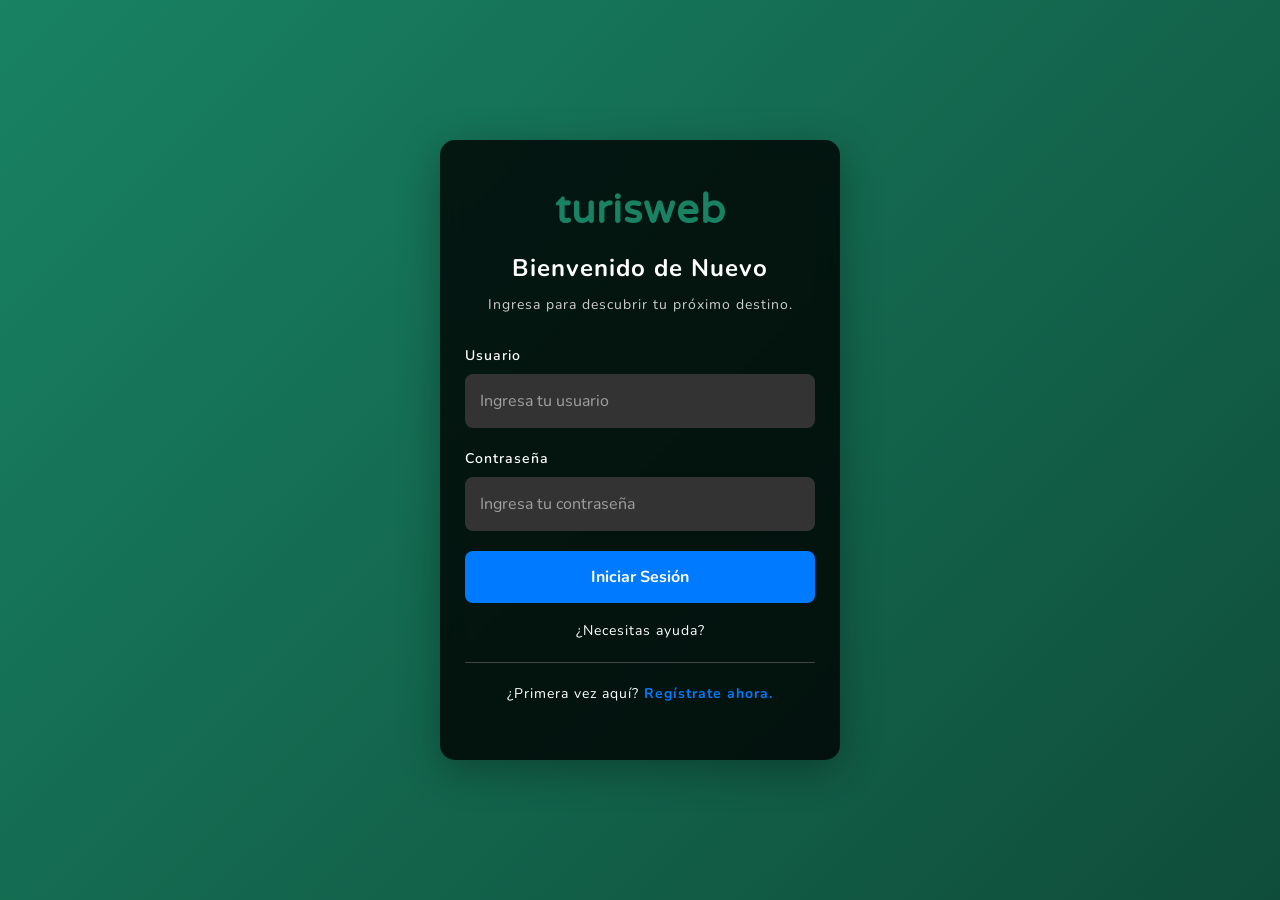
<file: turisweb-SitioWebME/turisweb-main/admin.html>
<!DOCTYPE html>
<html lang="es">
<head>
    <meta charset="UTF-8">
    <meta name="viewport" content="width=device-width, initial-scale=1.0">
    <title>Panel de Administrador - Turisweb</title>
    <link href="https://fonts.googleapis.com/css?family=Varela+Round" rel="stylesheet" />
    <link href="https://fonts.googleapis.com/css?family=Nunito:200,200i,300,300i,400,400i,600,600i,700,700i,800,800i,900,900i" rel="stylesheet" />
    <link rel="stylesheet" href="https://cdnjs.cloudflare.com/ajax/libs/font-awesome/6.3.0/css/all.min.css" />
    <link rel="stylesheet" href="css/admin.css" />

</head>
<body>
    <div class="admin-container">
        <!-- SIDEBAR -->
        <aside class="sidebar">
            <div class="sidebar-header">
                <div class="sidebar-logo">
                    <i class="fas fa-tachometer-alt"></i> Turisweb Admin
                </div>
            </div>

            <nav class="sidebar-nav">
                <a class="nav-link active" data-section="dashboard" onclick="navigateTo('dashboard')">
                    <i class="fas fa-home"></i>
                    <span>Dashboard</span>
                </a>
                <a class="nav-link" data-section="crear-lugar" onclick="navigateTo('crear-lugar')">
                    <i class="fas fa-plus"></i>
                    <span>Crear Lugar</span>
                </a>
                <a class="nav-link" data-section="lugares" onclick="navigateTo('lugares')">
                    <i class="fas fa-map-marked"></i>
                    <span>Lugares</span>
                </a>
                <a class="nav-link" data-section="servicios" onclick="navigateTo('servicios')">
                    <i class="fas fa-tasks"></i>
                    <span>Servicios Pendientes</span>
                </a>
            </nav>

            <div class="sidebar-footer">
                <div class="user-info">
                    <div class="user-name" id="adminUserName">Hola, Admin</div>
                </div>
                <button class="btn-logout" onclick="handleLogoutClick()">
                    <i class="fas fa-sign-out-alt"></i>
                    <span>Cerrar Sesión</span>
                </button>
            </div>
        </aside>

        <!-- MAIN CONTENT -->
        <main class="main-content">
            <header class="header">
                <h1 class="header-title">Panel de Control</h1>
                <div class="header-info">
                    <a href="index.html" class="header-link">Ver Sitio</a>
                </div>
            </header>

            <div class="content">
                <!-- DASHBOARD SECTION -->
                <section id="dashboardSection" class="section active">
                    <div class="section-title">
                        <i class="fas fa-chart-bar"></i>
                        Dashboard
                    </div>

                    <div class="metricas-grid" id="metricasContainer">
                        <!-- Métricas cargadas dinámicamente -->
                    </div>

                    <!-- Acciones rápidas (igual que app móvil) -->
                    <div class="section-title">
                        <i class="fas fa-bolt"></i>
                        Acciones Rápidas
                    </div>
                    <div class="acciones-rapidas" id="accionesRapidasContainer">
                        <div class="accion-rapida-btn" onclick="navigateTo('crear-lugar')">
                            <div class="accion-icon-wrap" style="background-color:#18826220;color:#188262"><i class="fas fa-plus"></i></div>
                            <div class="accion-rapida-text">Nuevo Lugar</div>
                            <div class="ver-todos-link"><i class="fas fa-chevron-right"></i></div>
                        </div>
                        <div class="accion-rapida-btn" onclick="navigateTo('lugares')">
                            <div class="accion-icon-wrap" style="background-color:#007AFF20;color:#007AFF"><i class="fas fa-list"></i></div>
                            <div class="accion-rapida-text">Ver Todos</div>
                            <div class="ver-todos-link"><i class="fas fa-chevron-right"></i></div>
                        </div>
                        <div class="accion-rapida-btn" onclick="(async ()=>{await adminManager && adminManager.cargarMetricas(); await adminManager && adminManager.cargarLugaresRecientes(); renderMetricas(); renderLugaresRecientes();})()">
                            <div class="accion-icon-wrap" style="background-color:#f39c1220;color:#f39c12"><i class="fas fa-sync-alt"></i></div>
                            <div class="accion-rapida-text">Actualizar Datos</div>
                            <div class="ver-todos-link"><i class="fas fa-chevron-right"></i></div>
                        </div>
                        <div class="accion-rapida-btn" onclick="navigateTo('servicios')">
                            <div class="accion-icon-wrap" style="background-color:#f39c1220;color:#f39c12"><i class="fas fa-check-square"></i></div>
                            <div class="accion-rapida-text">Revisar Servicios</div>
                            <div class="ver-todos-link"><i class="fas fa-chevron-right"></i></div>
                        </div>
                    </div>

                    <div class="section-title">
                        <i class="fas fa-history"></i>
                        Lugares Recientes
                    </div>

                    <div class="lugares-list" id="lugaresRecentesContainer">
                        <!-- Lugares cargados dinámicamente -->
                    </div>
                </section>

                <!-- CREAR LUGAR SECTION -->
                <section id="crearLugarSection" class="section">
                    <div class="section-title">
                        <i class="fas fa-plus"></i>
                        Crear Nuevo Lugar
                    </div>

                    <style>
                        .pills { display:flex; gap:8px; flex-wrap:wrap; margin-bottom:12px; }
                        .pill { padding:8px 12px; background:#34495e; color:#fff; border-radius:999px; cursor:pointer; border:1px solid transparent; font-weight:700; }
                        .pill.active { background:#188262; border-color:#0f7a4d; }
                        #previewCard { margin-top:18px; max-width:420px; }
                        #previewCard .lugar-card { margin:0; }
                        #contadorDesc { font-size:12px; color:#cbd5da; float:right; }
                        .small-inputs { display:flex; gap:8px; }
                        .small-inputs input { flex:1; }
                    </style>

                    <form id="crearLugarForm" onsubmit="handleCrearLugar(event)" style="max-width: 720px;">
                        <input type="hidden" id="lugarId" />

                        <div class="form-group">
                            <label for="lugarNombre">Nombre del Lugar</label>
                            <input type="text" id="lugarNombre" placeholder="Ej: Museo de Minería" required />
                        </div>

                        <div class="form-group">
                            <label>Categoría</label>
                            <div class="pills" id="categoriaPills">
                                <div class="pill" data-value="Historia">Historia</div>
                                <div class="pill" data-value="Gastronomía">Gastronomía</div>
                                <div class="pill" data-value="Playas">Playas</div>
                            </div>
                            <select id="lugarCategoria" required style="margin-top:8px;">
                                <option value="">Seleccionar categoría</option>
                                <option value="Historia">Historia</option>
                                <option value="Gastronomía">Gastronomía</option>
                                <option value="Playas">Playas</option>
                            </select>
                        </div>

                        <div class="form-group">
                            <label>Municipio</label>
                            <div class="pills" id="municipioPills">
                                <div class="pill" data-value="Pachuca">Pachuca</div>
                                <div class="pill" data-value="Tula de Allende">Tula de Allende</div>
                                <div class="pill" data-value="Ixmiquilpan">Ixmiquilpan</div>
                                <div class="pill" data-value="Chapulhuacán">Chapulhuacán</div>
                                <div class="pill" data-value="La Misión">La Misión</div>
                            </div>
                            <select id="lugarMunicipio" required style="margin-top:8px;">
                                <option value="">Seleccionar municipio</option>
                                <option value="Pachuca">Pachuca</option>
                                <option value="Tula de Allende">Tula de Allende</option>
                                <option value="Ixmiquilpan">Ixmiquilpan</option>
                                <option value="Chapulhuacán">Chapulhuacán</option>
                                <option value="La Misión">La Misión</option>
                            </select>
                        </div>

                        <div class="form-group">
                            <label for="lugarDescripcionShort">Descripción Corta <span id="contadorDesc">0</span></label>
                            <textarea id="lugarDescripcionShort" maxlength="160" placeholder="Resumen breve para listado (máx 160)" required></textarea>
                        </div>

                        <div class="form-group">
                            <label for="lugarDescripcion">Descripción Completa</label>
                            <textarea id="lugarDescripcion" placeholder="Describe el lugar con detalle..."></textarea>
                        </div>

                        <div class="form-group">
                            <label for="imageUrl">Imagen (URL)</label>
                            <input type="text" id="imageUrl" placeholder="https://.../imagen.jpg" />
                            <div style="margin-top:8px; display:flex; gap:8px; align-items:center;">
                                <button type="button" class="btn btn-secondary" id="btnPreviewImage">Vista Previa</button>
                                <div id="previewImageWrap" style="width:100px;height:70px;border-radius:8px;overflow:hidden;background:#1f2a33;border:1px solid #34495e;display:flex;align-items:center;justify-content:center;color:#95a5a6;font-size:12px;">No image</div>
                            </div>
                        </div>

                        <div class="form-group">
                            <label>Activo</label>
                            <div style="display:flex;align-items:center;gap:8px;margin-top:6px;">
                                <input type="checkbox" id="lugarActivo" checked /> <label for="lugarActivo" style="margin:0;color:#cbd5da;font-weight:700;">Visible</label>
                            </div>
                        </div>

                        <div class="btn-group">
                            <button type="submit" class="btn btn-primary">
                                <i class="fas fa-save"></i>
                                Guardar Lugar
                            </button>
                            <button type="button" class="btn btn-secondary" onclick="(function(){document.getElementById('crearLugarForm').reset(); navigateTo('dashboard');})()">
                                <i class="fas fa-times"></i>
                                Cancelar
                            </button>
                        </div>

                        <div id="previewCard">
                            <div class="lugar-card">
                                <div class="lugar-color-bar" style="background-color:#188262"></div>
                                <div class="lugar-info">
                                    <div class="lugar-nombre" id="previewNombre">Nombre del Lugar</div>
                                    <div class="lugar-meta">
                                        <span class="categoria-badge" id="previewCategoria" style="background-color:#18826220;color:#188262">Categoría</span>
                                        <span class="municipio" id="previewMunicipio">Municipio</span>
                                    </div>
                                    <div class="lugar-fecha" id="previewFecha">Hoy</div>
                                </div>
                            </div>
                        </div>
                    </form>
                </section>

                <!-- LUGARES SECTION -->
                <section id="lugaresSection" class="section">

                    <div class="lugares-header">
                        <div class="search-bar">
                            <input type="text" id="searchLugaresInput" placeholder="Buscar lugar..." />
                        </div>
                        <button class="btn-nuevo" onclick="navigateTo('crear-lugar')">
                            <i class="fas fa-plus"></i>
                            Nuevo
                        </button>
                    </div>

                    <div class="categoria-pills" id="categoriaPillsFilter">
                        <button class="categoria-pill active" data-categoria="">Todos</button>
                        <button class="categoria-pill" data-categoria="Cultural">Cultural</button>
                        <button class="categoria-pill" data-categoria="Naturaleza">Naturaleza</button>
                        <button class="categoria-pill" data-categoria="Infraestructura">Infraestructura</button>
                        <button class="categoria-pill" data-categoria="Historia">Historia</button>
                        <button class="categoria-pill" data-categoria="Gastronomía">Gastronomía</button>
                    </div>

                    <div class="lugares-count" id="lugaresCount">0 lugares</div>

                    <div class="lugares-list" id="lugaresCompleteContainer">
                        <!-- Todos los lugares cargados dinámicamente -->
                    </div>
                </section>

                <!-- SERVICIOS SECTION -->
                <section id="serviciosSection" class="section">
                    <div class="section-title">
                        <i class="fas fa-tasks"></i>
                        Revisión de Servicios
                    </div>

                    <div style="margin-top:12px; display:flex; gap:10px; align-items:center;">
                        <button id="tabPendientes" class="btn btn-primary" style="background:#34495e; border-radius:20px; padding:8px 14px;" onclick="switchServiciosTab('pendientes')">Pendientes</button>
                        <button id="tabTodos" class="btn btn-primary" style="background:#188262; border-radius:20px; padding:8px 14px;" onclick="switchServiciosTab('todos')">Todos</button>
                    </div>

                    <div id="serviciosWrapper" style="margin-top:18px;">
                        <div id="serviciosPendientesContainer"></div>
                        <div id="serviciosTodosContainer" style="display:none;"></div>
                    </div>
                </section>
            </div>
            <!-- Indicador de sincronización similar a app móvil -->
            <div style="padding: 0 30px 30px 30px;">
                <div class="realtime-indicator">
                    <div class="realtime-pulse"><div class="realtime-dot"></div></div>
                    <div class="realtime-text">Sincronización en tiempo real activa</div>
                </div>
            </div>
        </main>
    </div>

    <script src="js/auth.js"></script>
    <script src="js/admin.js"></script>
    <script src="js/admin-page.js"></script>
</body>
</html>
</file>
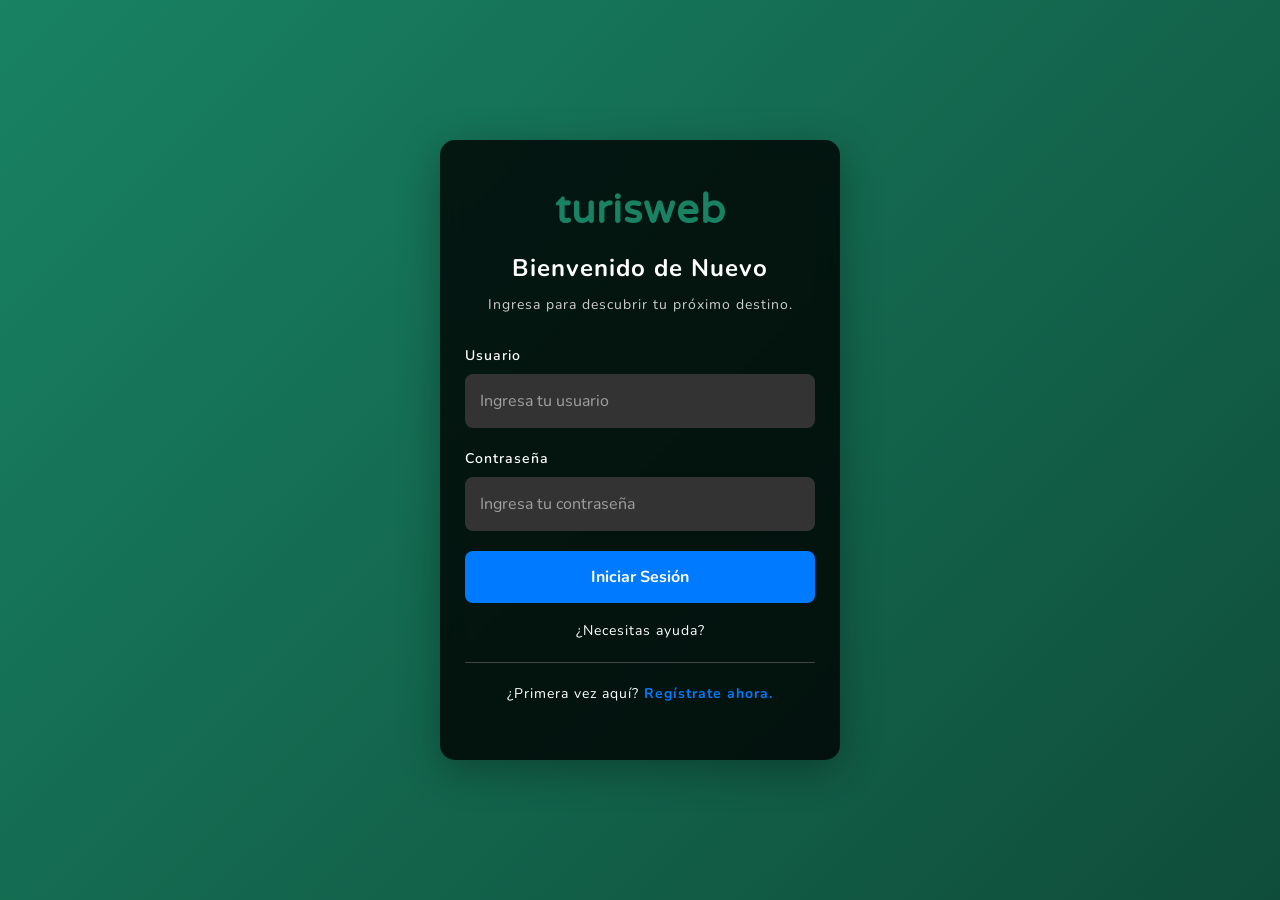
<file: turisweb-SitioWebME/turisweb-main/login.html>
<!DOCTYPE html>
<html lang="es">
<head>
    <meta charset="UTF-8">
    <meta name="viewport" content="width=device-width, initial-scale=1.0">
    <title>Login - Turisweb Hidalgo</title>
    <link href="https://fonts.googleapis.com/css?family=Varela+Round" rel="stylesheet" />
    <link href="https://fonts.googleapis.com/css?family=Nunito:200,200i,300,300i,400,400i,600,600i,700,700i,800,800i,900,900i" rel="stylesheet" />
    <link rel="stylesheet" href="css/styles.css"/>
    <link rel="stylesheet" href="css/login.css"/>
</head>
<body>
    <div class="login-container">
        <div class="login-card">
            <div class="login-header">
                <div class="login-logo">turisweb</div>
                <div class="login-title">Bienvenido de Nuevo</div>
                <div class="login-subtitle">Ingresa para descubrir tu próximo destino.</div>
            </div>

            <div id="alertContainer"></div>

            <form id="loginForm" onsubmit="handleLoginSubmit(event)">
                <div class="form-group">
                    <label for="usuario">Usuario</label>
                    <input 
                        type="text" 
                        id="usuario" 
                        placeholder="Ingresa tu usuario"
                        requireds
                        autocomplete="username"
                    />
                </div>

                <div class="form-group">
                    <label for="password">Contraseña</label>
                    <input 
                        type="password" 
                        id="password" 
                        placeholder="Ingresa tu contraseña"
                        required
                        autocomplete="current-password"
                    />
                </div>

                <button type="submit" class="btn-login" id="loginBtn">
                    <span>Iniciar Sesión</span>
                </button>
            </form>

            <div class="help-link">
                <a href="javascript:void(0)" onclick="showHelpAlert()">¿Necesitas ayuda?</a>
            </div>

            <div class="register-link">
                <p>¿Primera vez aquí? <a href="register.html">Regístrate ahora.</a></p>
            </div>
        </div>
    </div>

    <script src="js/auth.js"></script>
    <script src="js/login.js"></script>
</body>
</html>
</file>
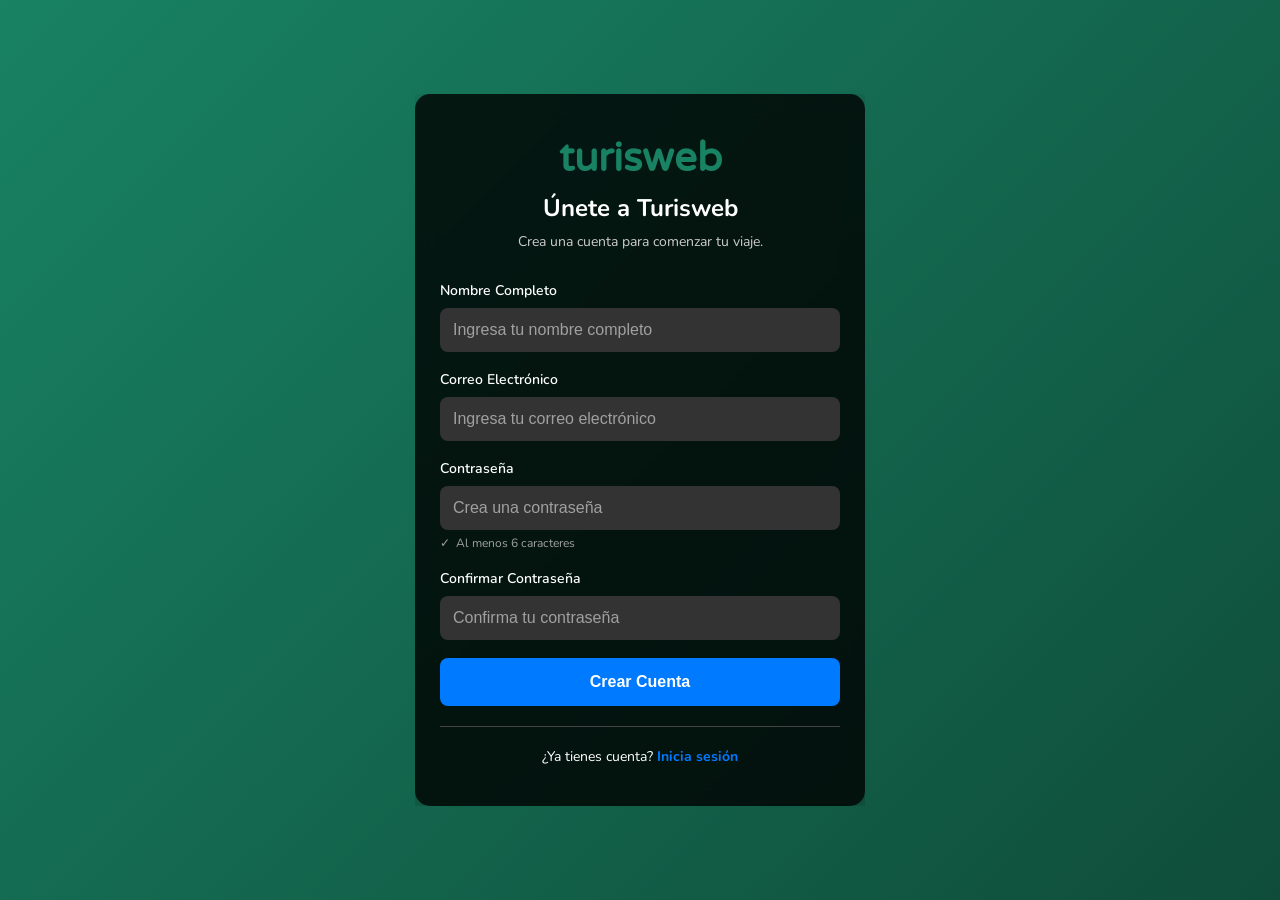
<file: turisweb-SitioWebME/turisweb-main/register.html>
<!DOCTYPE html>
<html lang="es">
<head>
    <meta charset="UTF-8">
    <meta name="viewport" content="width=device-width, initial-scale=1.0">
    <title>Registro - Turisweb Hidalgo</title>
    <link href="https://fonts.googleapis.com/css?family=Varela+Round" rel="stylesheet" />
    <link href="https://fonts.googleapis.com/css?family=Nunito:200,200i,300,300i,400,400i,600,600i,700,700i,800,800i,900,900i" rel="stylesheet" />
    <link rel="stylesheet" href="css/register.css"/>
</head>
<body>
    <div class="register-container">
        <div class="register-card">
            <div class="register-header">
                <div class="register-logo">turisweb</div>
                <div class="register-title">Únete a Turisweb</div>
                <div class="register-subtitle">Crea una cuenta para comenzar tu viaje.</div>
            </div>

            <div id="alertContainer"></div>

            <form id="registerForm" onsubmit="handleRegisterSubmit(event)">
                <div class="form-group">
                    <label for="nombre">Nombre Completo</label>
                    <input
                        type="text"
                        id="nombre"
                        placeholder="Ingresa tu nombre completo"
                        required
                        autocomplete="name"
                    />
                </div>

                <div class="form-group">
                    <label for="email">Correo Electrónico</label>
                    <input
                        type="email"
                        id="email"
                        placeholder="Ingresa tu correo electrónico"
                        required
                        autocomplete="email"
                    />
                </div>

                <div class="form-group">
                    <label for="password">Contraseña</label>
                    <input
                        type="password"
                        id="password"
                        placeholder="Crea una contraseña"
                        required
                        autocomplete="new-password"
                        oninput="checkPasswordRequirements()"
                    />
                    <div class="password-requirements">
                        <div class="requirement invalid" id="req-length">
                            <div class="requirement-icon">✓</div>
                            Al menos 6 caracteres
                        </div>
                    </div>
                </div>

                <div class="form-group">
                    <label for="confirmPassword">Confirmar Contraseña</label>
                    <input
                        type="password"
                        id="confirmPassword"
                        placeholder="Confirma tu contraseña"
                        required
                        autocomplete="new-password"
                    />
                </div>

                <button type="submit" class="btn-register" id="registerBtn">
                    <span>Crear Cuenta</span>
                </button>
            </form>

            <div class="login-link">
                <p>¿Ya tienes cuenta? <a href="login.html">Inicia sesión</a></p>
            </div>
        </div>
    </div>

    <script src="js/auth.js"></script>
    <script src="js/register.js"></script>
</body>
</html>
</file>
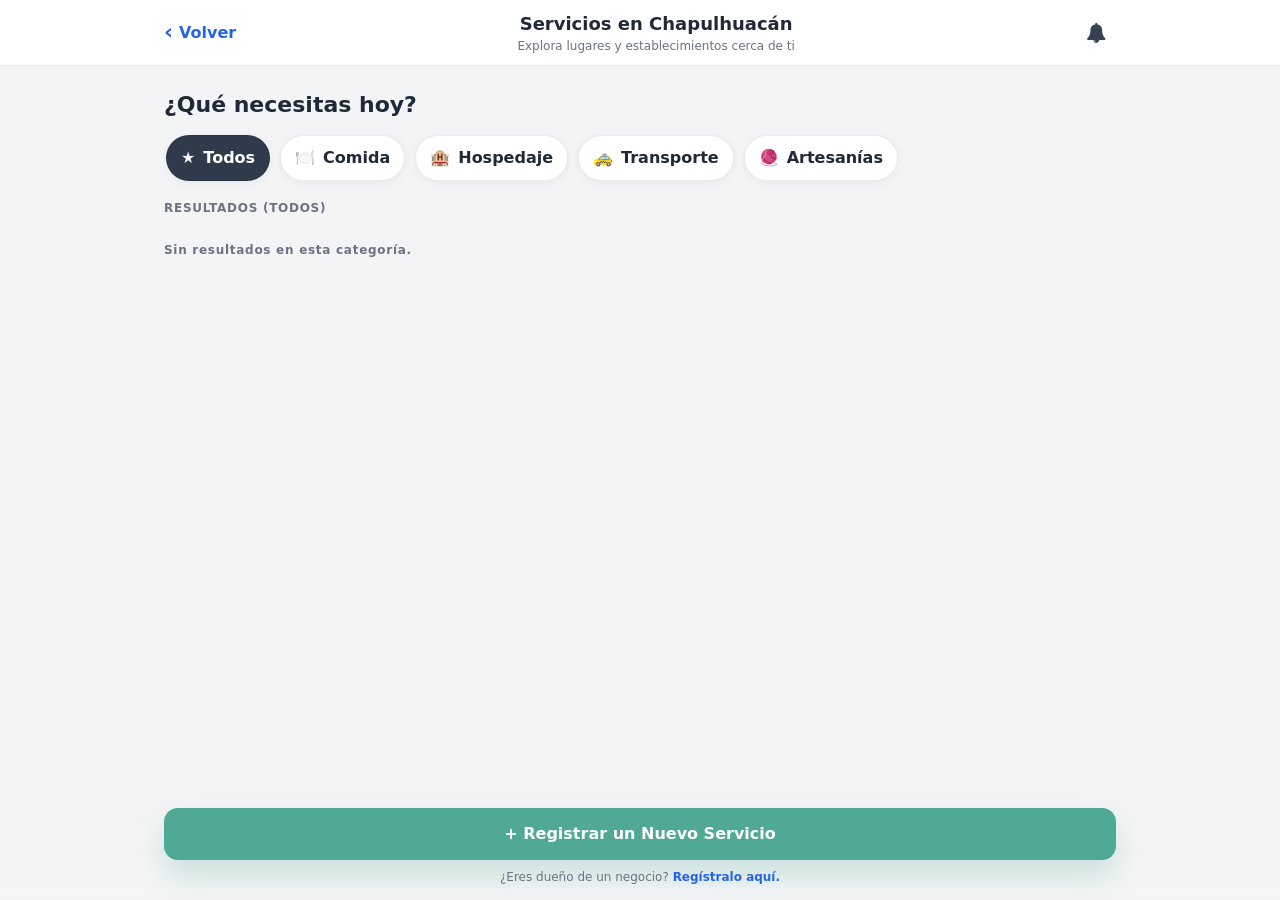
<file: turisweb-SitioWebME/turisweb-main/Chapulhuacán_Web2/servicios.html>
<!DOCTYPE html>
<html lang="es">
  <head>
    <meta charset="utf-8" />
    <meta http-equiv="X-UA-Compatible" content="IE=edge" />
    <meta name="viewport" content="width=device-width, initial-scale=1, shrink-to-fit=no" />

    <title>TurisWeb | Servicios en Chapulhuacán</title>

    <link rel="shortcut icon" href="images/favicon.png" type="" />
    <link rel="stylesheet" type="text/css" href="css/bootstrap.css" />
    <link href="css/font-awesome.min.css" rel="stylesheet" />
    <link href="css/servicios.css" rel="stylesheet" />
  </head>

  <body>
    <header class="tw-topbar">
      <div class="tw-topbar__inner">
        <a class="tw-back" href="index4.html">
          <span class="tw-back__chev" aria-hidden="true">‹</span>
          <span>Volver</span>
        </a>

        <div class="tw-topbar__title">
          <div class="tw-topbar__title-main">Servicios en Chapulhuacán</div>
          <div class="tw-topbar__title-sub">Explora lugares y establecimientos cerca de ti</div>
        </div>
      </div>
    </header>

    <main class="tw-main">
      <!-- Vista: Lista -->
      <section id="view-list" class="tw-view tw-view--active">
        <div class="tw-container">
          <div class="tw-question">¿Qué necesitas hoy?</div>

          <div class="tw-pills" role="tablist" aria-label="Filtros de categoría">
            <button type="button" class="tw-pill is-active" data-category="Todos">
              <span class="tw-pill__icon" aria-hidden="true">★</span> Todos
            </button>
            <button type="button" class="tw-pill" data-category="Comida">
              <span class="tw-pill__icon" aria-hidden="true">🍽️</span> Comida
            </button>
            <button type="button" class="tw-pill" data-category="Hospedaje">
              <span class="tw-pill__icon" aria-hidden="true">🏨</span> Hospedaje
            </button>
            <button type="button" class="tw-pill" data-category="Transporte">
              <span class="tw-pill__icon" aria-hidden="true">🚕</span> Transporte
            </button>
            <button type="button" class="tw-pill" data-category="Artesanías">
              <span class="tw-pill__icon" aria-hidden="true">🧶</span> Artesanías
            </button>
          </div>

          <div class="tw-results">RESULTADOS (<span id="resultsCategory">TODOS</span>)</div>

          <div id="servicesList" class="tw-list" aria-live="polite"></div>
        </div>

        <div class="tw-bottom">
          <div class="tw-bottom__inner">
            <button id="openRegister" type="button" class="tw-cta">
              + Registrar un Nuevo Servicio
            </button>
            <div class="tw-bottom__hint">
              ¿Eres dueño de un negocio?
              <button id="openRegisterHint" type="button" class="tw-linklike">Regístralo aquí.</button>
            </div>
          </div>
        </div>
      </section>

      <!-- Vista: Registro -->
      <section id="view-form" class="tw-view">
        <div class="tw-container tw-formwrap">
          <form id="serviceForm" novalidate>
            <div class="tw-field">
              <label class="tw-label" for="svcName">Nombre del Servicio o Negocio</label>
              <input id="svcName" name="name" class="tw-input" type="text" placeholder="Ej. Hotel Sierra" required />
              <div class="tw-invalid">Escribe el nombre del servicio.</div>
            </div>

            <div class="tw-field">
              <label class="tw-label" for="svcShort">Descripción Breve</label>
              <textarea id="svcShort" name="short" class="tw-input tw-textarea" rows="3" placeholder="¿Qué hace especial a este lugar?" required></textarea>
              <div class="tw-invalid">Agrega una descripción breve.</div>
            </div>

            <div class="tw-field">
              <label class="tw-label" for="svcDetails">Descripción Detallada</label>
              <textarea
                id="svcDetails"
                name="details"
                class="tw-input tw-textarea"
                rows="4"
                placeholder="Proporciona una descripción más completa para los turistas interesados."
              ></textarea>
            </div>

            <div class="tw-field">
              <label class="tw-label" for="svcPhone">Teléfono de Contacto</label>
              <input id="svcPhone" name="phone" class="tw-input" inputmode="tel" type="tel" placeholder="Ej. 4831234567" />
            </div>

            <div class="tw-field">
              <label class="tw-label" for="svcWhatsapp">WhatsApp de Contacto</label>
              <input id="svcWhatsapp" name="whatsapp" class="tw-input" inputmode="tel" type="tel" placeholder="Ej. 4831234567" />
            </div>

            <div class="tw-field">              <label class="tw-label" for="svcHorario">Horario de Atención</label>
              <input id="svcHorario" name="horario" class="tw-input" type="text" placeholder="Ej. 08:00 - 20:00" />
            </div>

            <div class="tw-field">              <label class="tw-label" for="svcCategory">Categoría</label>
              <select id="svcCategory" name="category" class="tw-input" required>
                <option value="" selected disabled>Selecciona una categoría</option>
                <option value="Comida">Comida</option>
                <option value="Hospedaje">Hospedaje</option>
                <option value="Transporte">Transporte</option>
                <option value="Artesanías">Artesanías</option>
              </select>
              <div class="tw-invalid">Selecciona una categoría.</div>
            </div>

            <div class="tw-field">
              <div class="tw-label">Rango de Precios</div>
              <div class="tw-price" role="group" aria-label="Rango de precios">
                <input class="tw-price__radio" type="radio" id="price1" name="price" value="$" required />
                <label class="tw-price__btn" for="price1">$</label>

                <input class="tw-price__radio" type="radio" id="price2" name="price" value="$$" required />
                <label class="tw-price__btn" for="price2">$$</label>

                <input class="tw-price__radio" type="radio" id="price3" name="price" value="$$$" required />
                <label class="tw-price__btn" for="price3">$$$</label>
              </div>
              <div class="tw-invalid">Selecciona un rango de precios.</div>
            </div>

            <button id="saveService" type="submit" class="tw-save">
              Guardar Servicio
            </button>

            <button id="cancelForm" type="button" class="tw-cancel">
              Cancelar / Volver a Servicios
            </button>
          </form>
        </div>
      </section>
    </main>

    <!-- Modal: Registro Exitoso -->
    <div class="modal fade" id="successModal" tabindex="-1" role="dialog" aria-hidden="true">
      <div class="modal-dialog modal-dialog-centered" role="document">
        <div class="modal-content tw-modal">
          <div class="tw-modal__icon" aria-hidden="true">
            <div class="tw-check">✓</div>
          </div>
          <div class="tw-modal__title">¡Solicitud Enviada!</div>
          <div class="tw-modal__text">Su solicitud ha sido enviada y está pendiente de aprobación por el administrador.</div>
          <button id="successOk" type="button" class="tw-modal__btn" data-dismiss="modal">Entendido</button>
        </div>
      </div>
    </div>

    <!-- Modal: Detalle -->
    <div class="modal fade" id="detailModal" tabindex="-1" role="dialog" aria-hidden="true">
      <div class="modal-dialog modal-dialog-centered" role="document">
        <div class="modal-content tw-detail">
          <div class="tw-detail__body">
            <div class="tw-detail__title" id="detailTitle">Servicio</div>
            <div class="tw-detail__img" id="detailImg" role="img" aria-label="Imagen del servicio"></div>
            <div class="tw-detail__label">Descripción del lugar:</div>
            <div class="tw-detail__text" id="detailText"></div>

            <div class="tw-detail__actions">
              <a id="detailCall" class="tw-action tw-action--call" href="#" role="button">
                <i class="fa fa-phone" aria-hidden="true"></i> Llamar
              </a>
              <a
                id="detailWa"
                class="tw-action tw-action--wa"
                href="#"
                role="button"
                target="_blank"
                rel="noopener noreferrer"
              >
                <i class="fa fa-whatsapp" aria-hidden="true"></i> WhatsApp
              </a>
            </div>

            <button type="button" class="tw-detail__close" data-dismiss="modal">Cerrar</button>
          </div>
        </div>
      </div>
    </div>

    <script src="js/jquery-3.4.1.min.js"></script>
    <script
      src="https://cdn.jsdelivr.net/npm/popper.js@1.16.0/dist/umd/popper.min.js"
      integrity="sha384-Q6E9RHvbIyZFJoft+2mJbHaEWldlvI9IOYy5n3zV9zzTtmI3UksdQRVvoxMfooAo"
      crossorigin="anonymous"
    ></script>
    <script src="js/bootstrap.js"></script>
    <script src="../js/auth.js"></script>
    <script src="js/servicios-chapulhuacan.js"></script>
  </body>
</html>
</file>
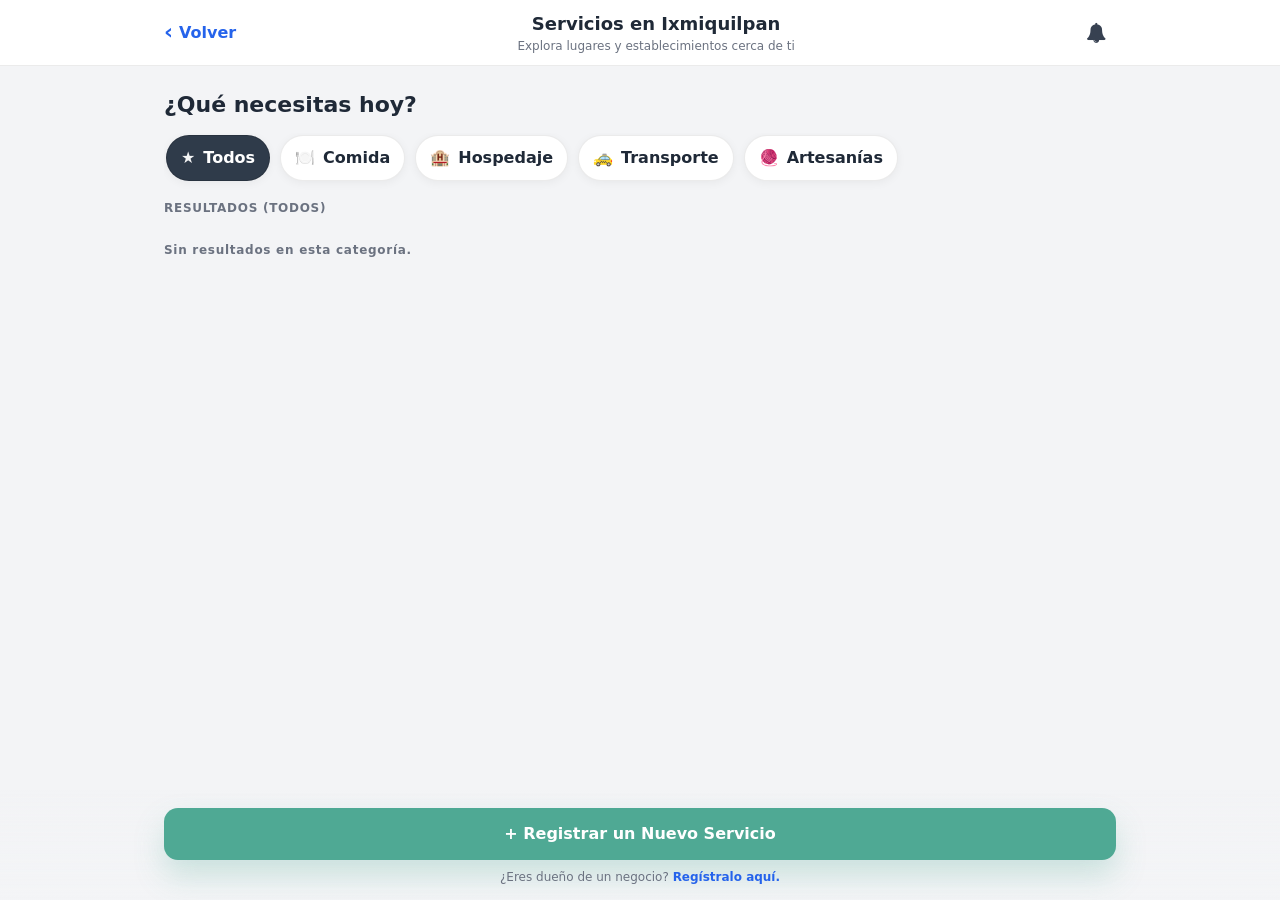
<file: turisweb-SitioWebME/turisweb-main/Ixmiquiplan/servicios.html>
<!DOCTYPE html>
<html lang="es">
  <head>
    <meta charset="utf-8" />
    <meta http-equiv="X-UA-Compatible" content="IE=edge" />
    <meta name="viewport" content="width=device-width, initial-scale=1, shrink-to-fit=no" />

    <title>TurisWeb | Servicios en Ixmiquilpan</title>

    <link rel="shortcut icon" href="images/favicon.png" type="" />
    <link rel="stylesheet" type="text/css" href="css/bootstrap.css" />
    <link href="css/font-awesome.min.css" rel="stylesheet" />
    <link href="css/servicios.css" rel="stylesheet" />
  </head>

  <body>
    <header class="tw-topbar">
      <div class="tw-topbar__inner">
        <a class="tw-back" href="index3.html">
          <span class="tw-back__chev" aria-hidden="true">‹</span>
          <span>Volver</span>
        </a>

        <div class="tw-topbar__title">
          <div class="tw-topbar__title-main">Servicios en Ixmiquilpan</div>
          <div class="tw-topbar__title-sub">Explora lugares y establecimientos cerca de ti</div>
        </div>
      </div>
    </header>

    <main class="tw-main">
      <!-- Vista: Lista -->
      <section id="view-list" class="tw-view tw-view--active">
        <div class="tw-container">
          <div class="tw-question">¿Qué necesitas hoy?</div>

          <div class="tw-pills" role="tablist" aria-label="Filtros de categoría">
            <button type="button" class="tw-pill is-active" data-category="Todos">
              <span class="tw-pill__icon" aria-hidden="true">★</span> Todos
            </button>
            <button type="button" class="tw-pill" data-category="Comida">
              <span class="tw-pill__icon" aria-hidden="true">🍽️</span> Comida
            </button>
            <button type="button" class="tw-pill" data-category="Hospedaje">
              <span class="tw-pill__icon" aria-hidden="true">🏨</span> Hospedaje
            </button>
            <button type="button" class="tw-pill" data-category="Transporte">
              <span class="tw-pill__icon" aria-hidden="true">🚕</span> Transporte
            </button>
            <button type="button" class="tw-pill" data-category="Artesanías">
              <span class="tw-pill__icon" aria-hidden="true">🧶</span> Artesanías
            </button>
          </div>

          <div class="tw-results">RESULTADOS (<span id="resultsCategory">TODOS</span>)</div>

          <div id="servicesList" class="tw-list" aria-live="polite"></div>
        </div>

        <div class="tw-bottom">
          <div class="tw-bottom__inner">
            <button id="openRegister" type="button" class="tw-cta">
              + Registrar un Nuevo Servicio
            </button>
            <div class="tw-bottom__hint">
              ¿Eres dueño de un negocio?
              <button id="openRegisterHint" type="button" class="tw-linklike">Regístralo aquí.</button>
            </div>
          </div>
        </div>
      </section>

      <!-- Vista: Registro -->
      <section id="view-form" class="tw-view">
        <div class="tw-container tw-formwrap">
          <form id="serviceForm" novalidate>
            <div class="tw-field">
              <label class="tw-label" for="svcName">Nombre del Servicio o Negocio</label>
              <input id="svcName" name="name" class="tw-input" type="text" placeholder="Ej. Balneario X" required />
              <div class="tw-invalid">Escribe el nombre del servicio.</div>
            </div>

            <div class="tw-field">
              <label class="tw-label" for="svcShort">Descripción Breve</label>
              <textarea id="svcShort" name="short" class="tw-input tw-textarea" rows="3" placeholder="¿Qué hace especial a este lugar?" required></textarea>
              <div class="tw-invalid">Agrega una descripción breve.</div>
            </div>

            <div class="tw-field">
              <label class="tw-label" for="svcDetails">Descripción Detallada</label>
              <textarea
                id="svcDetails"
                name="details"
                class="tw-input tw-textarea"
                rows="4"
                placeholder="Proporciona una descripción más completa para los turistas interesados."
              ></textarea>
            </div>

            <div class="tw-field">
              <label class="tw-label" for="svcPhone">Teléfono de Contacto</label>
              <input id="svcPhone" name="phone" class="tw-input" inputmode="tel" type="tel" placeholder="Ej. 7591234567" />
            </div>

            <div class="tw-field">
              <label class="tw-label" for="svcWhatsapp">WhatsApp de Contacto</label>
              <input id="svcWhatsapp" name="whatsapp" class="tw-input" inputmode="tel" type="tel" placeholder="Ej. 7591234567" />
            </div>

            <div class="tw-field">              <label class="tw-label" for="svcHorario">Horario de Atención</label>
              <input id="svcHorario" name="horario" class="tw-input" type="text" placeholder="Ej. 08:00 - 20:00" />
            </div>

            <div class="tw-field">              <label class="tw-label" for="svcCategory">Categoría</label>
              <select id="svcCategory" name="category" class="tw-input" required>
                <option value="" selected disabled>Selecciona una categoría</option>
                <option value="Comida">Comida</option>
                <option value="Hospedaje">Hospedaje</option>
                <option value="Transporte">Transporte</option>
                <option value="Artesanías">Artesanías</option>
              </select>
              <div class="tw-invalid">Selecciona una categoría.</div>
            </div>

            <div class="tw-field">
              <div class="tw-label">Rango de Precios</div>
              <div class="tw-price" role="group" aria-label="Rango de precios">
                <input class="tw-price__radio" type="radio" id="price1" name="price" value="$" required />
                <label class="tw-price__btn" for="price1">$</label>

                <input class="tw-price__radio" type="radio" id="price2" name="price" value="$$" required />
                <label class="tw-price__btn" for="price2">$$</label>

                <input class="tw-price__radio" type="radio" id="price3" name="price" value="$$$" required />
                <label class="tw-price__btn" for="price3">$$$</label>
              </div>
              <div class="tw-invalid">Selecciona un rango de precios.</div>
            </div>

            <button id="saveService" type="submit" class="tw-save">
              Guardar Servicio
            </button>

            <button id="cancelForm" type="button" class="tw-cancel">
              Cancelar / Volver a Servicios
            </button>
          </form>
        </div>
      </section>
    </main>

    <!-- Modal: Registro Exitoso -->
    <div class="modal fade" id="successModal" tabindex="-1" role="dialog" aria-hidden="true">
      <div class="modal-dialog modal-dialog-centered" role="document">
        <div class="modal-content tw-modal">
          <div class="tw-modal__icon" aria-hidden="true">
            <div class="tw-check">✓</div>
          </div>
          <div class="tw-modal__title">¡Solicitud Enviada!</div>
          <div class="tw-modal__text">Su solicitud ha sido enviada y está pendiente de aprobación por el administrador.</div>
          <button id="successOk" type="button" class="tw-modal__btn" data-dismiss="modal">Entendido</button>
        </div>
      </div>
    </div>

    <!-- Modal: Detalle -->
    <div class="modal fade" id="detailModal" tabindex="-1" role="dialog" aria-hidden="true">
      <div class="modal-dialog modal-dialog-centered" role="document">
        <div class="modal-content tw-detail">
          <div class="tw-detail__body">
            <div class="tw-detail__title" id="detailTitle">Servicio</div>
            <div class="tw-detail__img" id="detailImg" role="img" aria-label="Imagen del servicio"></div>
            <div class="tw-detail__label">Descripción del lugar:</div>
            <div class="tw-detail__text" id="detailText"></div>

            <div class="tw-detail__actions">
              <a id="detailCall" class="tw-action tw-action--call" href="#" role="button">
                <i class="fa fa-phone" aria-hidden="true"></i> Llamar
              </a>
              <a
                id="detailWa"
                class="tw-action tw-action--wa"
                href="#"
                role="button"
                target="_blank"
                rel="noopener noreferrer"
              >
                <i class="fa fa-whatsapp" aria-hidden="true"></i> WhatsApp
              </a>
            </div>

            <button type="button" class="tw-detail__close" data-dismiss="modal">Cerrar</button>
          </div>
        </div>
      </div>
    </div>

    <script src="js/jquery-3.4.1.min.js"></script>
    <script
      src="https://cdn.jsdelivr.net/npm/popper.js@1.16.0/dist/umd/popper.min.js"
      integrity="sha384-Q6E9RHvbIyZFJoft+2mJbHaEWldlvI9IOYy5n3zV9zzTtmI3UksdQRVvoxMfooAo"
      crossorigin="anonymous"
    ></script>
    <script src="js/bootstrap.js"></script>
    <script src="../js/auth.js"></script>
    <script src="js/servicios-ixmiquilpan.js"></script>
  </body>
</html>
</file>
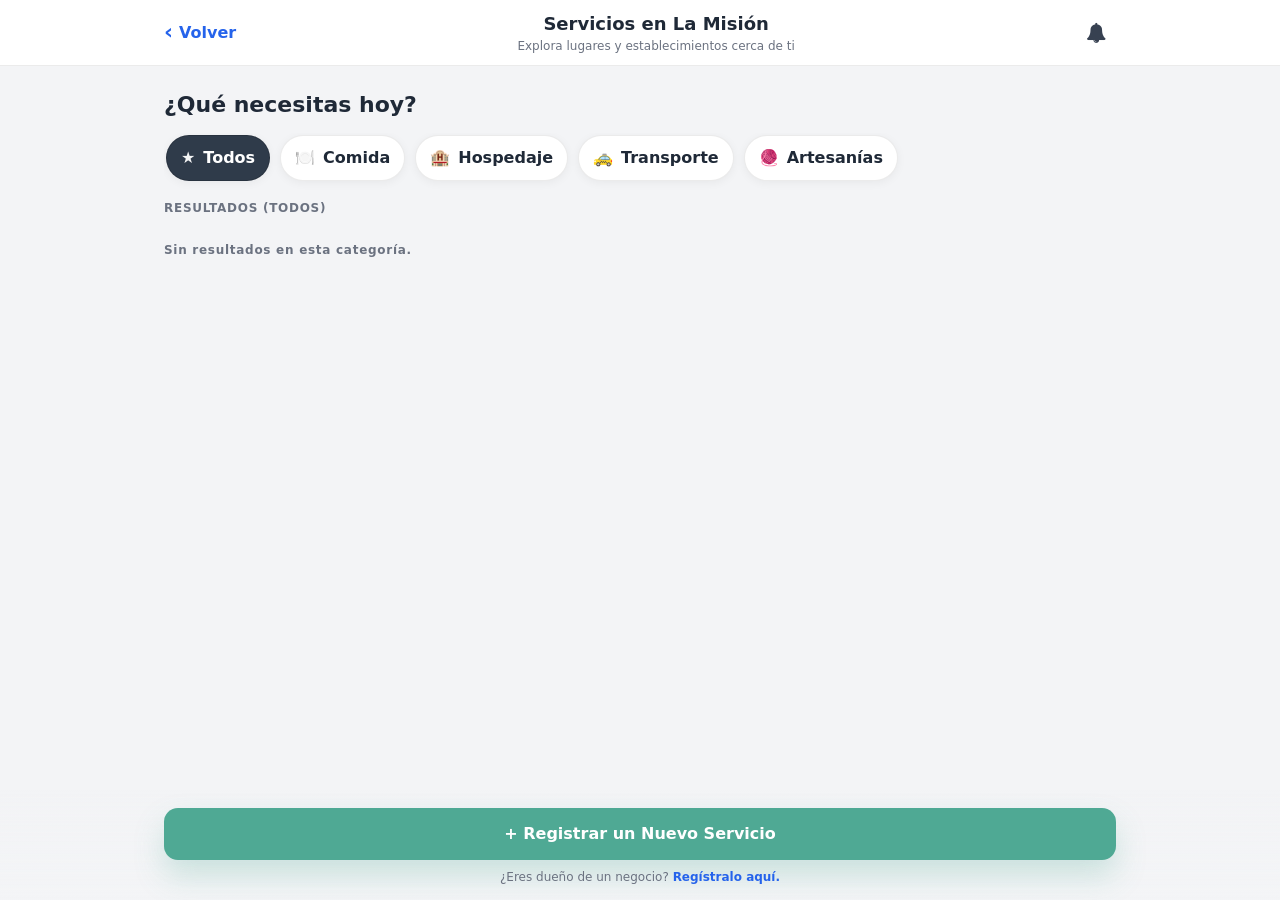
<file: turisweb-SitioWebME/turisweb-main/LA MISION/servicios.html>
<!DOCTYPE html>
<html lang="es">
  <head>
    <meta charset="utf-8" />
    <meta http-equiv="X-UA-Compatible" content="IE=edge" />
    <meta name="viewport" content="width=device-width, initial-scale=1, shrink-to-fit=no" />

    <title>TurisWeb | Servicios en La Misión</title>

    <link rel="shortcut icon" href="images/favicon.png" type="" />
    <link rel="stylesheet" type="text/css" href="css/bootstrap.css" />
    <link href="css/font-awesome.min.css" rel="stylesheet" />
    <link href="css/servicios.css" rel="stylesheet" />
  </head>

  <body>
    <header class="tw-topbar">
      <div class="tw-topbar__inner">
        <a class="tw-back" href="index6.html">
          <span class="tw-back__chev" aria-hidden="true">‹</span>
          <span>Volver</span>
        </a>

        <div class="tw-topbar__title">
          <div class="tw-topbar__title-main">Servicios en La Misión</div>
          <div class="tw-topbar__title-sub">Explora lugares y establecimientos cerca de ti</div>
        </div>
      </div>
    </header>

    <main class="tw-main">
      <!-- Vista: Lista -->
      <section id="view-list" class="tw-view tw-view--active">
        <div class="tw-container">
          <div class="tw-question">¿Qué necesitas hoy?</div>

          <div class="tw-pills" role="tablist" aria-label="Filtros de categoría">
            <button type="button" class="tw-pill is-active" data-category="Todos">
              <span class="tw-pill__icon" aria-hidden="true">★</span> Todos
            </button>
            <button type="button" class="tw-pill" data-category="Comida">
              <span class="tw-pill__icon" aria-hidden="true">🍽️</span> Comida
            </button>
            <button type="button" class="tw-pill" data-category="Hospedaje">
              <span class="tw-pill__icon" aria-hidden="true">🏨</span> Hospedaje
            </button>
            <button type="button" class="tw-pill" data-category="Transporte">
              <span class="tw-pill__icon" aria-hidden="true">🚕</span> Transporte
            </button>
            <button type="button" class="tw-pill" data-category="Artesanías">
              <span class="tw-pill__icon" aria-hidden="true">🧶</span> Artesanías
            </button>
          </div>

          <div class="tw-results">RESULTADOS (<span id="resultsCategory">TODOS</span>)</div>

          <div id="servicesList" class="tw-list" aria-live="polite"></div>
        </div>

        <div class="tw-bottom">
          <div class="tw-bottom__inner">
            <button id="openRegister" type="button" class="tw-cta">
              + Registrar un Nuevo Servicio
            </button>
            <div class="tw-bottom__hint">
              ¿Eres dueño de un negocio?
              <button id="openRegisterHint" type="button" class="tw-linklike">Regístralo aquí.</button>
            </div>
          </div>
        </div>
      </section>

      <!-- Vista: Registro -->
      <section id="view-form" class="tw-view">
        <div class="tw-container tw-formwrap">
          <form id="serviceForm" novalidate>
            <div class="tw-field">
              <label class="tw-label" for="svcName">Nombre del Servicio o Negocio</label>
              <input id="svcName" name="name" class="tw-input" type="text" placeholder="Ej. Cabañas Sierra Gorda" required />
              <div class="tw-invalid">Escribe el nombre del servicio.</div>
            </div>

            <div class="tw-field">
              <label class="tw-label" for="svcShort">Descripción Breve</label>
              <textarea id="svcShort" name="short" class="tw-input tw-textarea" rows="3" placeholder="¿Qué hace especial a este lugar?" required></textarea>
              <div class="tw-invalid">Agrega una descripción breve.</div>
            </div>

            <div class="tw-field">
              <label class="tw-label" for="svcDetails">Descripción Detallada</label>
              <textarea
                id="svcDetails"
                name="details"
                class="tw-input tw-textarea"
                rows="4"
                placeholder="Proporciona una descripción más completa para los turistas interesados."
              ></textarea>
            </div>

            <div class="tw-field">
              <label class="tw-label" for="svcPhone">Teléfono de Contacto</label>
              <input id="svcPhone" name="phone" class="tw-input" inputmode="tel" type="tel" placeholder="Ej. 7741234567" />
            </div>

            <div class="tw-field">
              <label class="tw-label" for="svcWhatsapp">WhatsApp de Contacto</label>
              <input id="svcWhatsapp" name="whatsapp" class="tw-input" inputmode="tel" type="tel" placeholder="Ej. 7741234567" />
            </div>

            <div class="tw-field">              <label class="tw-label" for="svcHorario">Horario de Atención</label>
              <input id="svcHorario" name="horario" class="tw-input" type="text" placeholder="Ej. 08:00 - 20:00" />
            </div>

            <div class="tw-field">              <label class="tw-label" for="svcCategory">Categoría</label>
              <select id="svcCategory" name="category" class="tw-input" required>
                <option value="" selected disabled>Selecciona una categoría</option>
                <option value="Comida">Comida</option>
                <option value="Hospedaje">Hospedaje</option>
                <option value="Transporte">Transporte</option>
                <option value="Artesanías">Artesanías</option>
              </select>
              <div class="tw-invalid">Selecciona una categoría.</div>
            </div>

            <div class="tw-field">
              <div class="tw-label">Rango de Precios</div>
              <div class="tw-price" role="group" aria-label="Rango de precios">
                <input class="tw-price__radio" type="radio" id="price1" name="price" value="$" required />
                <label class="tw-price__btn" for="price1">$</label>

                <input class="tw-price__radio" type="radio" id="price2" name="price" value="$$" required />
                <label class="tw-price__btn" for="price2">$$</label>

                <input class="tw-price__radio" type="radio" id="price3" name="price" value="$$$" required />
                <label class="tw-price__btn" for="price3">$$$</label>
              </div>
              <div class="tw-invalid">Selecciona un rango de precios.</div>
            </div>

            <button id="saveService" type="submit" class="tw-save">
              Guardar Servicio
            </button>

            <button id="cancelForm" type="button" class="tw-cancel">
              Cancelar / Volver a Servicios
            </button>
          </form>
        </div>
      </section>
    </main>

    <!-- Modal: Registro Exitoso -->
    <div class="modal fade" id="successModal" tabindex="-1" role="dialog">
      <div class="modal-dialog modal-dialog-centered" role="document">
        <div class="modal-content tw-modal">
          <div class="tw-modal__icon" aria-hidden="true">
            <div class="tw-check">✓</div>
          </div>
          <div class="tw-modal__title">¡Solicitud Enviada!</div>
          <div class="tw-modal__text">Su solicitud ha sido enviada y está pendiente de aprobación por el administrador.</div>
          <button id="successOk" type="button" class="tw-modal__btn" data-dismiss="modal">Entendido</button>
        </div>
      </div>
    </div>

    <!-- Modal: Detalle -->
    <div class="modal fade" id="detailModal" tabindex="-1" role="dialog">
      <div class="modal-dialog modal-dialog-centered" role="document">
        <div class="modal-content tw-detail">
          <div class="tw-detail__body">
            <div class="tw-detail__title" id="detailTitle">Servicio</div>
            <div class="tw-detail__img" id="detailImg" role="img" aria-label="Imagen del servicio"></div>
            <div class="tw-detail__label">Descripción del lugar:</div>
            <div class="tw-detail__text" id="detailText"></div>

            <div class="tw-detail__actions">
              <a id="detailCall" class="tw-action tw-action--call" href="#" role="button">
                <i class="fa fa-phone" aria-hidden="true"></i> Llamar
              </a>
              <a
                id="detailWa"
                class="tw-action tw-action--wa"
                href="#"
                role="button"
                target="_blank"
                rel="noopener noreferrer"
              >
                <i class="fa fa-whatsapp" aria-hidden="true"></i> WhatsApp
              </a>
            </div>

            <button type="button" class="tw-detail__close" data-dismiss="modal">Cerrar</button>
          </div>
        </div>
      </div>
    </div>

    <script src="js/jquery-3.4.1.min.js"></script>
    <script
      src="https://cdn.jsdelivr.net/npm/popper.js@1.16.0/dist/umd/popper.min.js"
      integrity="sha384-Q6E9RHvbIyZFJoft+2mJbHaEWldlvI9IOYy5n3zV9zzTtmI3UksdQRVvoxMfooAo"
      crossorigin="anonymous"
    ></script>
    <script src="js/bootstrap.js"></script>
    <script src="../js/auth.js"></script>
    <script src="js/servicios-la-mision.js"></script>
  </body>
</html>
</file>
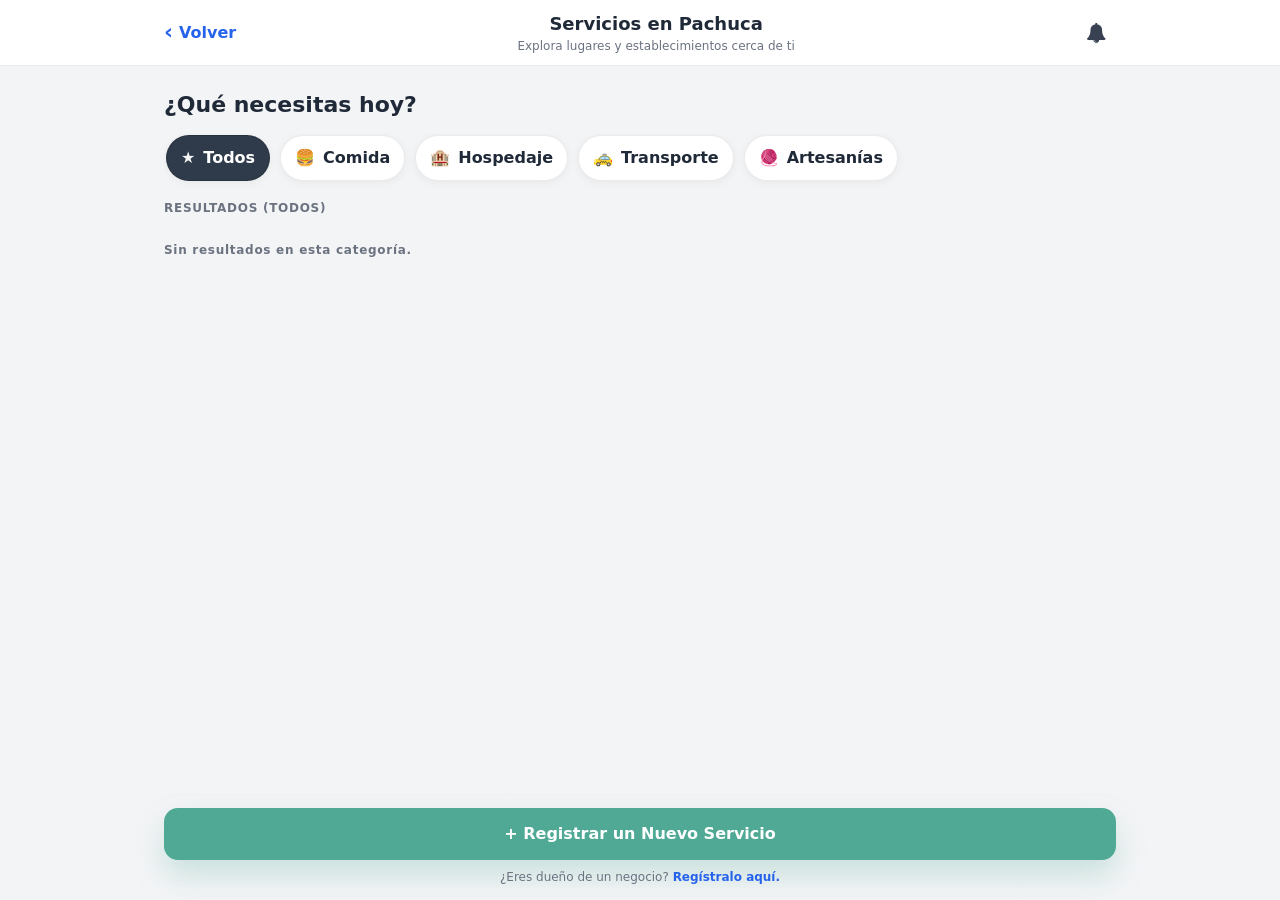
<file: turisweb-SitioWebME/turisweb-main/Pachuca Nuevo/servicios.html>
<!DOCTYPE html>
<html lang="es">
  <head>
    <meta charset="utf-8" />
    <meta http-equiv="X-UA-Compatible" content="IE=edge" />
    <meta name="viewport" content="width=device-width, initial-scale=1, shrink-to-fit=no" />

    <title>TurisWeb | Servicios en Pachuca</title>

    <link rel="shortcut icon" href="images/favicon.png" type="" />
    <link rel="stylesheet" type="text/css" href="css/bootstrap.css" />
    <link href="css/font-awesome.min.css" rel="stylesheet" />
    <link href="css/servicios.css" rel="stylesheet" />
  </head>

  <body>
    <header class="tw-topbar">
      <div class="tw-topbar__inner">
        <a class="tw-back" href="index2.html">
          <span class="tw-back__chev" aria-hidden="true">‹</span>
          <span>Volver</span>
        </a>

        <div class="tw-topbar__title">
          <div class="tw-topbar__title-main">Servicios en Pachuca</div>
          <div class="tw-topbar__title-sub">Explora lugares y establecimientos cerca de ti</div>
        </div>
      </div>
    </header>

    <main class="tw-main">
      <!-- Vista: Lista -->
      <section id="view-list" class="tw-view tw-view--active">
        <div class="tw-container">
          <div class="tw-question">¿Qué necesitas hoy?</div>

          <div class="tw-pills" role="tablist" aria-label="Filtros de categoría">
            <button type="button" class="tw-pill is-active" data-category="Todos">
              <span class="tw-pill__icon" aria-hidden="true">★</span> Todos
            </button>
            <button type="button" class="tw-pill" data-category="Comida">
              <span class="tw-pill__icon" aria-hidden="true">🍔</span> Comida
            </button>
            <button type="button" class="tw-pill" data-category="Hospedaje">
              <span class="tw-pill__icon" aria-hidden="true">🏨</span> Hospedaje
            </button>
            <button type="button" class="tw-pill" data-category="Transporte">
              <span class="tw-pill__icon" aria-hidden="true">🚕</span> Transporte
            </button>
            <button type="button" class="tw-pill" data-category="Artesanías">
              <span class="tw-pill__icon" aria-hidden="true">🧶</span> Artesanías
            </button>
          </div>

          <div class="tw-results">RESULTADOS (<span id="resultsCategory">TODOS</span>)</div>

          <div id="servicesList" class="tw-list" aria-live="polite"></div>
        </div>

        <div class="tw-bottom">
          <div class="tw-bottom__inner">
            <button id="openRegister" type="button" class="tw-cta">
              + Registrar un Nuevo Servicio
            </button>
            <div class="tw-bottom__hint">
              ¿Eres dueño de un negocio?
              <button id="openRegisterHint" type="button" class="tw-linklike">Regístralo aquí.</button>
            </div>
          </div>
        </div>
      </section>

      <!-- Vista: Registro -->
      <section id="view-form" class="tw-view">
        <div class="tw-container tw-formwrap">
          <form id="serviceForm" novalidate>
            <div class="tw-field">
              <label class="tw-label" for="svcName">Nombre del Servicio o Negocio</label>
              <input id="svcName" name="name" class="tw-input" type="text" placeholder="Ej. Restaurante El Minero" required />
              <div class="tw-invalid">Escribe el nombre del servicio.</div>
            </div>

            <div class="tw-field">
              <label class="tw-label" for="svcShort">Descripción Breve</label>
              <textarea id="svcShort" name="short" class="tw-input tw-textarea" rows="3" placeholder="¿Qué hace especial a este lugar?" required></textarea>
              <div class="tw-invalid">Agrega una descripción breve.</div>
            </div>

            <div class="tw-field">
              <label class="tw-label" for="svcDetails">Descripción Detallada</label>
              <textarea id="svcDetails" name="details" class="tw-input tw-textarea" rows="4" placeholder="Proporciona una descripción más completa para los turistas interesados."></textarea>
            </div>

            <div class="tw-field">
              <label class="tw-label" for="svcPhone">Teléfono de Contacto</label>
              <input id="svcPhone" name="phone" class="tw-input" inputmode="tel" type="tel" placeholder="Ej. 7711234567" />
            </div>

            <div class="tw-field">
              <label class="tw-label" for="svcWhatsapp">WhatsApp de Contacto</label>
              <input id="svcWhatsapp" name="whatsapp" class="tw-input" inputmode="tel" type="tel" placeholder="Ej. 7711234567" />
            </div>

            <div class="tw-field">              <label class="tw-label" for="svcHorario">Horario de Atención</label>
              <input id="svcHorario" name="horario" class="tw-input" type="text" placeholder="Ej. 08:00 - 20:00" />
            </div>

            <div class="tw-field">              <label class="tw-label" for="svcCategory">Categoría</label>
              <select id="svcCategory" name="category" class="tw-input" required>
                <option value="" selected disabled>Selecciona una categoría</option>
                <option value="Comida">Comida</option>
                <option value="Hospedaje">Hospedaje</option>
                <option value="Transporte">Transporte</option>
                <option value="Artesanías">Artesanías</option>
              </select>
              <div class="tw-invalid">Selecciona una categoría.</div>
            </div>

            <div class="tw-field">
              <div class="tw-label">Rango de Precios</div>
              <div class="tw-price" role="group" aria-label="Rango de precios">
                <input class="tw-price__radio" type="radio" id="price1" name="price" value="$" required />
                <label class="tw-price__btn" for="price1">$</label>

                <input class="tw-price__radio" type="radio" id="price2" name="price" value="$$" required />
                <label class="tw-price__btn" for="price2">$$</label>

                <input class="tw-price__radio" type="radio" id="price3" name="price" value="$$$" required />
                <label class="tw-price__btn" for="price3">$$$</label>
              </div>
              <div class="tw-invalid">Selecciona un rango de precios.</div>
            </div>

            <button id="saveService" type="submit" class="tw-save">
              Guardar Servicio
            </button>

            <button id="cancelForm" type="button" class="tw-cancel">
              Cancelar / Volver a Servicios
            </button>
          </form>
        </div>
      </section>
    </main>

    <!-- Modal: Registro Exitoso -->
    <div class="modal fade" id="successModal" tabindex="-1" role="dialog" aria-hidden="true">
      <div class="modal-dialog modal-dialog-centered" role="document">
        <div class="modal-content tw-modal">
          <div class="tw-modal__icon" aria-hidden="true">
            <div class="tw-check">✓</div>
          </div>
          <div class="tw-modal__title">¡Solicitud Enviada!</div>
          <div class="tw-modal__text">Su solicitud ha sido enviada y está pendiente de aprobación por el administrador.</div>
          <button id="successOk" type="button" class="tw-modal__btn" data-dismiss="modal">Entendido</button>
        </div>
      </div>
    </div>

    <!-- Modal: Detalle -->
    <div class="modal fade" id="detailModal" tabindex="-1" role="dialog" aria-hidden="true">
      <div class="modal-dialog modal-dialog-centered" role="document">
        <div class="modal-content tw-detail">
          <div class="tw-detail__body">
            <div class="tw-detail__title" id="detailTitle">Servicio</div>
            <div class="tw-detail__img" id="detailImg" role="img" aria-label="Imagen del servicio"></div>
            <div class="tw-detail__label">Descripción del lugar:</div>
            <div class="tw-detail__text" id="detailText"></div>

            <div class="tw-detail__actions">
              <a id="detailCall" class="tw-action tw-action--call" href="#" role="button">
                <i class="fa fa-phone" aria-hidden="true"></i> Llamar
              </a>
              <a id="detailWa" class="tw-action tw-action--wa" href="#" role="button" target="_blank" rel="noopener noreferrer">
                <i class="fa fa-whatsapp" aria-hidden="true"></i> WhatsApp
              </a>
            </div>

            <button type="button" class="tw-detail__close" data-dismiss="modal">Cerrar</button>
          </div>
        </div>
      </div>
    </div>

    <script src="js/jquery-3.4.1.min.js"></script>
    <script
      src="https://cdn.jsdelivr.net/npm/popper.js@1.16.0/dist/umd/popper.min.js"
      integrity="sha384-Q6E9RHvbIyZFJoft+2mJbHaEWldlvI9IOYy5n3zV9zzTtmI3UksdQRVvoxMfooAo"
      crossorigin="anonymous"
    ></script>
    <script src="js/bootstrap.js"></script>
    <script src="../js/auth.js"></script>
    <script src="js/servicios-pachuca.js"></script>
  </body>
</html>
</file>
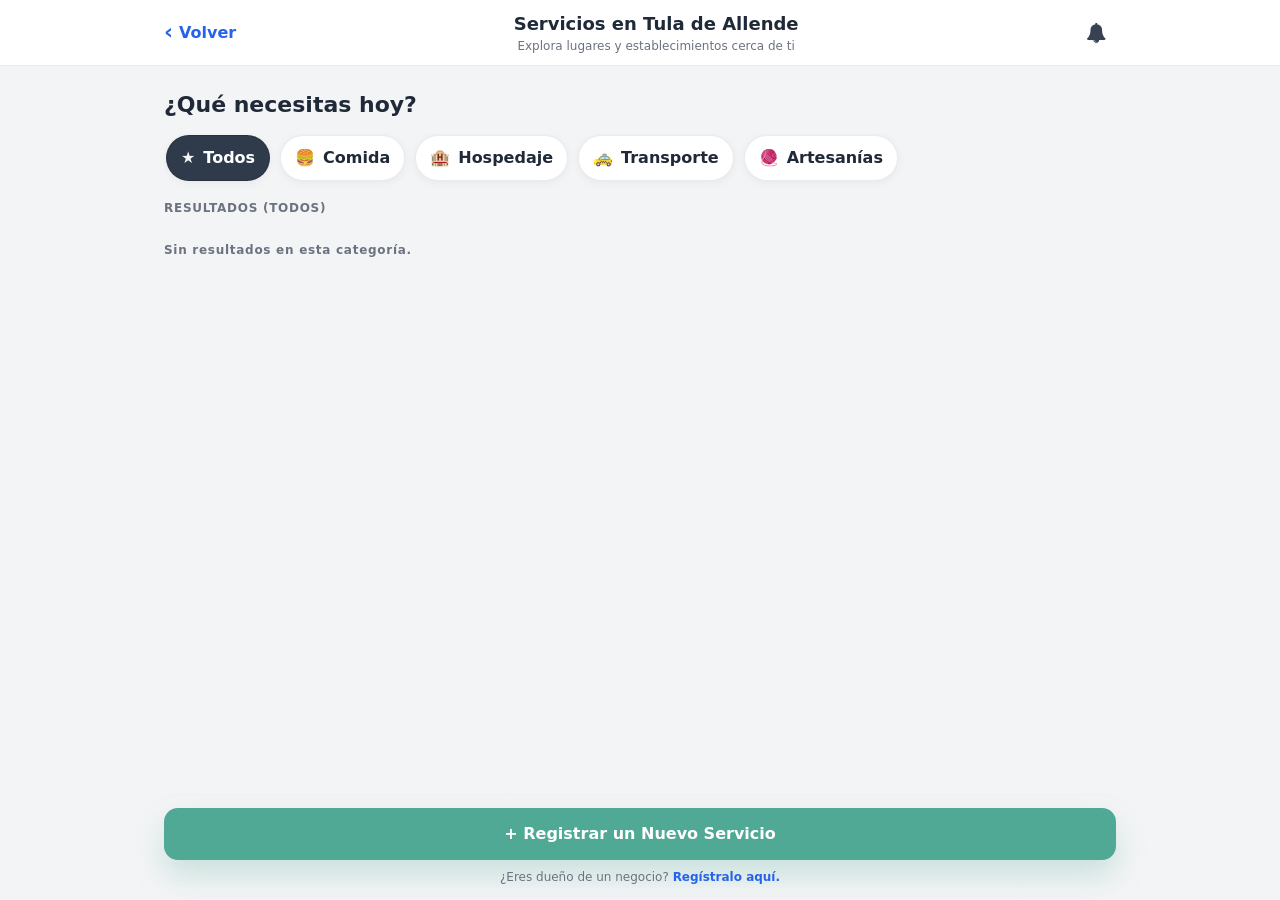
<file: turisweb-SitioWebME/turisweb-main/Tula de Allende/servicios.html>
<!DOCTYPE html>
<html lang="es">
  <head>
    <meta charset="utf-8" />
    <meta http-equiv="X-UA-Compatible" content="IE=edge" />
    <meta name="viewport" content="width=device-width, initial-scale=1, shrink-to-fit=no" />

    <title>TurisWeb | Servicios en Pachuca</title>

    <link rel="shortcut icon" href="images/favicon.png" type="" />
    <link rel="stylesheet" type="text/css" href="css/bootstrap.css" />
    <link href="css/font-awesome.min.css" rel="stylesheet" />
    <link href="css/servicios.css" rel="stylesheet" />
  </head>

  <body>
    <header class="tw-topbar">
      <div class="tw-topbar__inner">
        <a class="tw-back" href="index5.html">
          <span class="tw-back__chev" aria-hidden="true">‹</span>
          <span>Volver</span>
        </a>

        <div class="tw-topbar__title">
          <div class="tw-topbar__title-main">Servicios en Tula de Allende</div>
          <div class="tw-topbar__title-sub">Explora lugares y establecimientos cerca de ti</div>
        </div>
      </div>
    </header>

    <main class="tw-main">
      <!-- Vista: Lista -->
      <section id="view-list" class="tw-view tw-view--active">
        <div class="tw-container">
          <div class="tw-question">¿Qué necesitas hoy?</div>

          <div class="tw-pills" role="tablist" aria-label="Filtros de categoría">
            <button type="button" class="tw-pill is-active" data-category="Todos">
              <span class="tw-pill__icon" aria-hidden="true">★</span> Todos
            </button>
            <button type="button" class="tw-pill" data-category="Comida">
              <span class="tw-pill__icon" aria-hidden="true">🍔</span> Comida
            </button>
            <button type="button" class="tw-pill" data-category="Hospedaje">
              <span class="tw-pill__icon" aria-hidden="true">🏨</span> Hospedaje
            </button>
            <button type="button" class="tw-pill" data-category="Transporte">
              <span class="tw-pill__icon" aria-hidden="true">🚕</span> Transporte
            </button>
            <button type="button" class="tw-pill" data-category="Artesanías">
              <span class="tw-pill__icon" aria-hidden="true">🧶</span> Artesanías
            </button>
          </div>

          <div class="tw-results">RESULTADOS (<span id="resultsCategory">TODOS</span>)</div>

          <div id="servicesList" class="tw-list" aria-live="polite"></div>
        </div>

        <div class="tw-bottom">
          <div class="tw-bottom__inner">
            <button id="openRegister" type="button" class="tw-cta">
              + Registrar un Nuevo Servicio
            </button>
            <div class="tw-bottom__hint">
              ¿Eres dueño de un negocio?
              <button id="openRegisterHint" type="button" class="tw-linklike">Regístralo aquí.</button>
            </div>
          </div>
        </div>
      </section>

      <!-- Vista: Registro -->
      <section id="view-form" class="tw-view">
        <div class="tw-container tw-formwrap">
          <form id="serviceForm" novalidate>
            <div class="tw-field">
              <label class="tw-label" for="svcName">Nombre del Servicio o Negocio</label>
              <input id="svcName" name="name" class="tw-input" type="text" placeholder="Ej. Restaurante El Minero" required />
              <div class="tw-invalid">Escribe el nombre del servicio.</div>
            </div>

            <div class="tw-field">
              <label class="tw-label" for="svcShort">Descripción Breve</label>
              <textarea id="svcShort" name="short" class="tw-input tw-textarea" rows="3" placeholder="¿Qué hace especial a este lugar?" required></textarea>
              <div class="tw-invalid">Agrega una descripción breve.</div>
            </div>

            <div class="tw-field">
              <label class="tw-label" for="svcDetails">Descripción Detallada</label>
              <textarea id="svcDetails" name="details" class="tw-input tw-textarea" rows="4" placeholder="Proporciona una descripción más completa para los turistas interesados."></textarea>
            </div>

            <div class="tw-field">
              <label class="tw-label" for="svcPhone">Teléfono de Contacto</label>
              <input id="svcPhone" name="phone" class="tw-input" inputmode="tel" type="tel" placeholder="Ej. 7711234567" />
            </div>

            <div class="tw-field">
              <label class="tw-label" for="svcWhatsapp">WhatsApp de Contacto</label>
              <input id="svcWhatsapp" name="whatsapp" class="tw-input" inputmode="tel" type="tel" placeholder="Ej. 7711234567" />
            </div>

            <div class="tw-field">              <label class="tw-label" for="svcHorario">Horario de Atención</label>
              <input id="svcHorario" name="horario" class="tw-input" type="text" placeholder="Ej. 08:00 - 20:00" />
            </div>

            <div class="tw-field">              <label class="tw-label" for="svcCategory">Categoría</label>
              <select id="svcCategory" name="category" class="tw-input" required>
                <option value="" selected disabled>Selecciona una categoría</option>
                <option value="Comida">Comida</option>
                <option value="Hospedaje">Hospedaje</option>
                <option value="Transporte">Transporte</option>
                <option value="Artesanías">Artesanías</option>
              </select>
              <div class="tw-invalid">Selecciona una categoría.</div>
            </div>

            <div class="tw-field">
              <div class="tw-label">Rango de Precios</div>
              <div class="tw-price" role="group" aria-label="Rango de precios">
                <input class="tw-price__radio" type="radio" id="price1" name="price" value="$" required />
                <label class="tw-price__btn" for="price1">$</label>

                <input class="tw-price__radio" type="radio" id="price2" name="price" value="$$" required />
                <label class="tw-price__btn" for="price2">$$</label>

                <input class="tw-price__radio" type="radio" id="price3" name="price" value="$$$" required />
                <label class="tw-price__btn" for="price3">$$$</label>
              </div>
              <div class="tw-invalid">Selecciona un rango de precios.</div>
            </div>

            <button id="saveService" type="submit" class="tw-save">
              Guardar Servicio
            </button>

            <button id="cancelForm" type="button" class="tw-cancel">
              Cancelar / Volver a Servicios
            </button>
          </form>
        </div>
      </section>
    </main>

    <!-- Modal: Registro Exitoso -->
    <div class="modal fade" id="successModal" tabindex="-1" role="dialog" aria-hidden="true">
      <div class="modal-dialog modal-dialog-centered" role="document">
        <div class="modal-content tw-modal">
          <div class="tw-modal__icon" aria-hidden="true">
            <div class="tw-check">✓</div>
          </div>
          <div class="tw-modal__title">¡Solicitud Enviada!</div>
          <div class="tw-modal__text">Su solicitud ha sido enviada y está pendiente de aprobación por el administrador.</div>
          <button id="successOk" type="button" class="tw-modal__btn" data-dismiss="modal">Entendido</button>
        </div>
      </div>
    </div>

    <!-- Modal: Detalle -->
    <div class="modal fade" id="detailModal" tabindex="-1" role="dialog" aria-hidden="true">
      <div class="modal-dialog modal-dialog-centered" role="document">
        <div class="modal-content tw-detail">
          <div class="tw-detail__body">
            <div class="tw-detail__title" id="detailTitle">Servicio</div>
            <div class="tw-detail__img" id="detailImg" role="img" aria-label="Imagen del servicio"></div>
            <div class="tw-detail__label">Descripción del lugar:</div>
            <div class="tw-detail__text" id="detailText"></div>

            <div class="tw-detail__actions">
              <a id="detailCall" class="tw-action tw-action--call" href="#" role="button">
                <i class="fa fa-phone" aria-hidden="true"></i> Llamar
              </a>
              <a id="detailWa" class="tw-action tw-action--wa" href="#" role="button" target="_blank" rel="noopener noreferrer">
                <i class="fa fa-whatsapp" aria-hidden="true"></i> WhatsApp
              </a>
            </div>

            <button type="button" class="tw-detail__close" data-dismiss="modal">Cerrar</button>
          </div>
        </div>
      </div>
    </div>

    <script src="js/jquery-3.4.1.min.js"></script>
    <script
      src="https://cdn.jsdelivr.net/npm/popper.js@1.16.0/dist/umd/popper.min.js"
      integrity="sha384-Q6E9RHvbIyZFJoft+2mJbHaEWldlvI9IOYy5n3zV9zzTtmI3UksdQRVvoxMfooAo"
      crossorigin="anonymous"
    ></script>
    <script src="js/bootstrap.js"></script>
    <script src="../js/auth.js"></script>
    <script src="js/servicios-tula.js"></script>
  </body>
</html>
</file>
<file: turisweb-SitioWebME/turisweb-main/css/admin.css>
/* Admin Panel Styles */
* {
    margin: 0;
    padding: 0;
    box-sizing: border-box;
}

body {
    font-family: "Nunito", sans-serif;
    background: linear-gradient(135deg, #0f0f1e 0%, #1a1a2e 100%);
    color: #fff;
    min-height: 100vh;
}

.admin-container {
    display: grid;
    grid-template-columns: 250px 1fr;
    height: 100vh;
    overflow: hidden;
}

/* ============== SIDEBAR ============== */
.sidebar {
    background: #0f4d3a;
    border-right: 1px solid #188262;
    overflow-y: auto;
    display: flex;
    flex-direction: column;
}

.sidebar-header {
    padding: 20px;
    border-bottom: 1px solid #188262;
    background: rgba(24, 130, 98, 0.1);
}

.sidebar-logo {
    font-size: 20px;
    font-weight: bold;
    color: #188262;
    font-family: "Varela Round", sans-serif;
}

.sidebar-nav {
    flex: 1;
    overflow-y: auto;
    padding: 15px 0;
}

.nav-link {
    display: flex;
    align-items: center;
    gap: 12px;
    padding: 12px 20px;
    color: #a8a8a8;
    text-decoration: none;
    cursor: pointer;
    transition: all 0.3s ease;
    border-left: 3px solid transparent;
}

.nav-link:hover {
    background: rgba(24, 130, 98, 0.2);
    color: #188262;
}

.nav-link.active {
    background: rgba(24, 130, 98, 0.3);
    color: #188262;
    border-left-color: #188262;
}

.nav-link i {
    width: 20px;
}

.sidebar-footer {
    border-top: 1px solid #188262;
    padding: 15px;
}

.btn-logout {
    width: 100%;
    padding: 10px;
    background: #e74c3c;
    color: #fff;
    border: none;
    border-radius: 6px;
    cursor: pointer;
    font-weight: 600;
    transition: all 0.3s ease;
    display: flex;
    align-items: center;
    justify-content: center;
    gap: 8px;
}

.btn-logout:hover {
    background: #c0392b;
}

.user-info {
    background: rgba(24, 130, 98, 0.1);
    padding: 12px;
    border-radius: 6px;
    margin-bottom: 10px;
    border-left: 3px solid #188262;
}

.user-name {
    font-size: 13px;
    color: #188262;
    font-weight: 600;
}

/* ============== MAIN CONTENT ============== */
.main-content {
    overflow-y: auto;
    animation: fadeIn 0.3s ease;
}

@keyframes fadeIn {
    from { opacity: 0; }
    to { opacity: 1; }
}

.header {
    background: linear-gradient(135deg, #188262 0%, #0f4d3a 100%);
    padding: 20px 30px;
    border-bottom: 1px solid #34495e;
    display: flex;
    justify-content: space-between;
    align-items: center;
}

.header-title {
    font-size: 28px;
    font-weight: bold;
}

.header-info {
    display: flex;
    align-items: center;
    gap: 15px;
}

.header-link {
    color: #fff;
    text-decoration: none;
    font-size: 14px;
    transition: color 0.3s ease;
}

.header-link:hover {
    color: #188262;
}

.content {
    padding: 30px;
}

.section {
    display: none;
}

.section.active {
    display: block;
}

/* ============== DASHBOARD ============== */
.metricas-grid {
    display: grid;
    grid-template-columns: repeat(auto-fit, minmax(280px, 1fr));
    gap: 20px;
    margin-bottom: 40px;
}

.metrica-card {
    background: #2c3e50;
    border: 1px solid #34495e;
    border-radius: 12px;
    padding: 20px;
    border-top: 4px solid #188262;
    text-align: center;
    transition: all 0.3s ease;
}

.metrica-card:hover {
    transform: translateY(-5px);
    box-shadow: 0 10px 25px rgba(24, 130, 98, 0.2);
}

.metrica-icon {
    width: 50px;
    height: 50px;
    border-radius: 10px;
    display: flex;
    align-items: center;
    justify-content: center;
    margin: 0 auto 15px;
    font-size: 24px;
}

.metrica-valor {
    font-size: 32px;
    font-weight: bold;
    color: #fff;
    margin-bottom: 8px;
}

.metrica-titulo {
    font-size: 13px;
    color: #95a5a6;
    text-transform: uppercase;
    letter-spacing: 0.5px;
}

/* Acciones rápidas (estilo similar a móvil) */
.acciones-rapidas {
    display: grid;
    grid-template-columns: repeat(auto-fit, minmax(200px, 1fr));
    gap: 12px;
    margin: 18px 0 26px 0;
}

.accion-rapida-btn {
    display: flex;
    align-items: center;
    gap: 12px;
    background: #2c3e50;
    padding: 14px;
    border-radius: 10px;
    border: 1px solid #34495e;
    cursor: pointer;
}

.accion-icon-wrap {
    width: 42px;
    height: 42px;
    border-radius: 8px;
    display: flex;
    align-items: center;
    justify-content: center;
    font-size: 18px;
}

.accion-rapida-text {
    color: #fff;
    font-weight: 600;
    flex: 1;
}

.ver-todos-link {
    color: #1a9e76;
    font-weight: 700;
}

.section-title {
    font-size: 24px;
    font-weight: bold;
    margin-bottom: 20px;
    display: flex;
    align-items: center;
    gap: 10px;
}

/* ============== LUGARES RECIENTES ============== */
.lugares-list {
    display: flex;
    flex-direction: column;
    gap: 12px;
}

.lugar-card {
    background: #2c3e50;
    border: 1px solid #34495e;
    border-radius: 10px;
    overflow: hidden;
    display: flex;
    align-items: center;
    transition: all 0.3s ease;
}

.lugar-card:hover {
    background: #354f65;
    border-color: #188262;
}

.lugar-color-bar {
    width: 4px;
    min-height: 80px;
}

.lugar-info {
    flex: 1;
    padding: 12px 16px;
}

.lugar-nombre {
    font-size: 14px;
    font-weight: 600;
    color: #fff;
    margin-bottom: 6px;
}

.lugar-meta {
    display: flex;
    gap: 10px;
    margin-bottom: 6px;
    flex-wrap: wrap;
}

.categoria-badge {
    font-size: 11px;
    padding: 4px 8px;
    border-radius: 4px;
    font-weight: 600;
    text-transform: uppercase;
}

.municipio {
    font-size: 12px;
    color: #95a5a6;
}

.lugar-fecha {
    font-size: 11px;
    color: #7f8c8d;
}

.lugar-actions {
    display: flex;
    gap: 8px;
    padding-right: 12px;
}

.btn-accion {
    width: 32px;
    height: 32px;
    border: none;
    border-radius: 6px;
    cursor: pointer;
    display: flex;
    align-items: center;
    justify-content: center;
    color: #fff;
    transition: all 0.3s ease;
    font-size: 14px;
}

.btn-editar {
    background: #188262;
}

.btn-editar:hover {
    background: #0f7a4d;
}

.btn-eliminar {
    background: #e74c3c;
}

.btn-eliminar:hover {
    background: #c0392b;
}

.empty-state {
    background: #2c3e50;
    border: 1px solid #34495e;
    border-radius: 12px;
    padding: 40px;
    text-align: center;
}

.empty-icon {
    font-size: 48px;
    color: #95a5a6;
    margin-bottom: 20px;
}

.empty-title {
    font-size: 18px;
    font-weight: 600;
    color: #fff;
    margin-bottom: 8px;
}

.empty-text {
    font-size: 14px;
    color: #95a5a6;
    margin-bottom: 20px;
}

/* ============== FORMS ============== */
.form-group {
    margin-bottom: 20px;
}

.form-group label {
    display: block;
    font-size: 14px;
    font-weight: 600;
    color: #fff;
    margin-bottom: 8px;
}

.form-group input,
.form-group textarea,
.form-group select {
    width: 100%;
    padding: 12px;
    background: #34495e;
    border: 1px solid #3d566e;
    border-radius: 6px;
    color: #fff;
    font-size: 14px;
    font-family: inherit;
    transition: all 0.3s ease;
}

.form-group input:focus,
.form-group textarea:focus,
.form-group select:focus {
    outline: none;
    background: #3d566e;
    box-shadow: 0 0 0 2px rgba(24, 130, 98, 0.3);
}

.form-group textarea {
    resize: vertical;
    min-height: 100px;
}

.form-grid {
    display: grid;
    grid-template-columns: 1fr 1fr;
    gap: 20px;
}

/* Servicio card estilo móvil */
.servicio-card {
    background: #243241;
    border-radius: 12px;
    padding: 16px;
    border-left: 6px solid transparent;
    margin-bottom: 14px;
    display: flex;
    flex-direction: column;
    gap: 10px;
}

.servicio-card.rechazado { border-left-color: #e74c3c; }
.servicio-titulo { font-weight:700; color:#fff; font-size:16px; }
.servicio-meta { color:#cfd8dc; display:flex; gap:12px; flex-wrap:wrap; }
.servicio-badge { background:#2f3f4a; color:#ff6b6b; padding:6px 8px; border-radius:8px; font-size:12px; display:inline-flex; gap:8px; align-items:center; }
.servicio-desc { background:#1f2a33; padding:12px; border-radius:8px; color:#cbd5da; }
.servicio-fecha { color:#97a0a6; font-size:12px; }
.servicio-actions { display:flex; justify-content:space-between; align-items:center; gap:8px; }
.servicio-actions .left { display:flex; gap:8px; }
.btn-aprobar { background:#22c55e; color:#fff; border:none; padding:10px 16px; border-radius:8px; cursor:pointer; font-weight:700; }
.btn-eliminar-small { background:transparent; border:1px solid rgba(255,255,255,0.08); color:#fff; padding:8px; border-radius:8px; cursor:pointer; }

/* ============== BUTTONS ============== */
.btn {
    padding: 10px 20px;
    border: none;
    border-radius: 6px;
    cursor: pointer;
    font-size: 14px;
    font-weight: 600;
    transition: all 0.3s ease;
    display: inline-flex;
    align-items: center;
    gap: 8px;
}

.btn-primary {
    background: #188262;
    color: #fff;
}

.btn-primary:hover {
    background: #0f7a4d;
    transform: translateY(-2px);
    box-shadow: 0 5px 15px rgba(24, 130, 98, 0.3);
}

.btn-secondary {
    background: #34495e;
    color: #fff;
}

.btn-secondary:hover {
    background: #3d566e;
}

.btn-group {
    display: flex;
    gap: 12px;
}

/* ============== RESPONSIVE ============== */
@media (max-width: 768px) {
    .admin-container {
        grid-template-columns: 1fr;
    }

    .sidebar {
        display: none;
        position: fixed;
        width: 250px;
        height: 100vh;
        z-index: 1000;
        top: 0;
        left: 0;
    }

    .sidebar.open {
        display: flex;
    }

    .metricas-grid {
        grid-template-columns: 1fr;
    }

    .form-grid {
        grid-template-columns: 1fr;
    }

    .header {
        padding: 15px;
    }

    .header-title {
        font-size: 20px;
    }

    .content {
        padding: 20px;
    }
}

@media (max-width: 480px) {
    .sidebar {
        width: 100%;
    }

    .lugar-actions {
        flex-direction: column;
    }

    .btn-accion {
        width: 28px;
        height: 28px;
        font-size: 12px;
    }
}

::-webkit-scrollbar {
    width: 8px;
    height: 8px;
}

::-webkit-scrollbar-track {
    background: #1a1a2e;
}

::-webkit-scrollbar-thumb {
    background: #188262;
    border-radius: 4px;
}

::-webkit-scrollbar-thumb:hover {
    background: #0f7a4d;
}

.realtime-indicator {
    display: flex;
    gap: 8px;
    align-items: center;
    justify-content: center;
    padding: 18px 0;
    color: #95a5a6;
    font-size: 13px;
}

.realtime-pulse {
    width: 14px;
    height: 14px;
    border-radius: 7px;
    background: rgba(24,130,98,0.12);
    display: flex;
    align-items: center;
    justify-content: center;
}

.realtime-dot {
    width: 6px;
    height: 6px;
    border-radius: 3px;
    background: #188262;
}

/* Pills for forms */
.pills { display:flex; gap:8px; flex-wrap:wrap; margin-bottom:12px; }
.pill { padding:8px 12px; background:#34495e; color:#fff; border-radius:999px; cursor:pointer; border:1px solid transparent; font-weight:700; }
.pill.active { background:#188262; border-color:#0f7a4d; }
#previewCard { margin-top:18px; max-width:420px; }
#previewCard .lugar-card { margin:0; }
#contadorDesc { font-size:12px; color:#cbd5da; float:right; }
.small-inputs { display:flex; gap:8px; }
.small-inputs input { flex:1; }

/* Lugares section styles */
.lugares-header { display: flex; justify-content: space-between; align-items: center; gap: 16px; margin-bottom: 20px; flex-wrap: wrap; }
.search-bar { flex: 1; min-width: 200px; }
.search-bar input { width: 100%; padding: 12px 16px; background: #34495e; border: 1px solid #3d566e; border-radius: 20px; color: #fff; font-size: 14px; }
.search-bar input::placeholder { color: #95a5a6; }
.btn-nuevo { background: #188262; color: #fff; border: none; padding: 12px 20px; border-radius: 20px; cursor: pointer; font-weight: 700; display: flex; align-items: center; gap: 8px; }
.btn-nuevo:hover { background: #0f7a4d; }
.categoria-pills { display: flex; gap: 8px; margin-bottom: 16px; flex-wrap: wrap; }
.categoria-pill { padding: 12px 16px; background: #34495e; border-radius: 20px; border: none; color: #a8a8a8; cursor: pointer; font-weight: 600; transition: all 0.3s; }
.categoria-pill.active { background: #188262; color: #fff; }
.categoria-pill:hover { background: #3d566e; }
.categoria-pill.active:hover { background: #0f7a4d; }
.lugares-count { padding: 12px 0; border-left: 3px solid #188262; padding-left: 16px; color: #cbd5da; font-weight: 600; }

/* Lugares section specific styles */
.lugares-header { display: flex; justify-content: space-between; align-items: center; gap: 16px; margin-bottom: 20px; flex-wrap: wrap; }
.search-bar { flex: 1; min-width: 200px; }
.search-bar input { width: 100%; padding: 12px 16px; background: #34495e; border: 1px solid #3d566e; border-radius: 20px; color: #fff; font-size: 14px; }
.search-bar input::placeholder { color: #95a5a6; }
.btn-nuevo { background: #188262; color: #fff; border: none; padding: 12px 20px; border-radius: 20px; cursor: pointer; font-weight: 700; display: flex; align-items: center; gap: 8px; }
.btn-nuevo:hover { background: #0f7a4d; }
.categoria-pills { display: flex; gap: 8px; margin-bottom: 16px; flex-wrap: wrap; }
.categoria-pill { padding: 12px 16px; background: #34495e; border-radius: 20px; border: none; color: #a8a8a8; cursor: pointer; font-weight: 600; transition: all 0.3s; }
.categoria-pill.active { background: #188262; color: #fff; }
.categoria-pill:hover { background: #3d566e; }
.categoria-pill.active:hover { background: #0f7a4d; }
</file>
<file: turisweb-SitioWebME/turisweb-main/css/login.css>
* {
    margin: 0;
    padding: 0;
    box-sizing: border-box;
}

body {
    font-family: "Nunito", sans-serif;
    background: linear-gradient(135deg, #188262 0%, #0f4d3a 100%);
    min-height: 100vh;
    display: flex;
    align-items: center;
    justify-content: center;
    padding: 20px;
}

.login-container {
    width: 100%;
    max-width: 400px;
}

.login-card {
    background: rgba(0, 0, 0, 0.8);
    border-radius: 15px;
    padding: 40px 25px;
    box-shadow: 0 10px 40px rgba(0, 0, 0, 0.3);
    backdrop-filter: blur(10px);
}

.login-header {
    text-align: center;
    margin-bottom: 30px;
}

.login-logo {
    font-size: 40px;
    font-weight: bold;
    color: #188262;
    margin-bottom: 10px;
    font-family: "Varela Round", sans-serif;
}

.login-title {
    font-size: 24px;
    font-weight: bold;
    color: #ffffff;
    margin-bottom: 8px;
}

.login-subtitle {
    font-size: 14px;
    color: #cccccc;
}

.form-group {
    margin-bottom: 20px;
}

.form-group label {
    display: block;
    font-size: 14px;
    font-weight: 600;
    color: #ffffff;
    margin-bottom: 8px;
}

.form-group input {
    width: 100%;
    padding: 15px;
    border: none;
    border-radius: 8px;
    font-size: 16px;
    background: #333333;
    color: #ffffff;
    transition: all 0.3s ease;
}

.form-group input::placeholder {
    color: #a0a0a0;
}

.form-group input:focus {
    outline: none;
    background: #404040;
    box-shadow: 0 0 0 2px rgba(24, 130, 98, 0.3);
}

.form-group input:disabled {
    opacity: 0.6;
    cursor: not-allowed;
}

.btn-login {
    width: 100%;
    padding: 14px;
    background: #007AFF;
    color: #ffffff;
    border: none;
    border-radius: 8px;
    font-size: 16px;
    font-weight: bold;
    cursor: pointer;
    transition: all 0.3s ease;
    margin-top: 10px;
    display: flex;
    align-items: center;
    justify-content: center;
    gap: 10px;
    min-height: 48px;
}

.btn-login:hover:not(:disabled) {
    background: #0056d2;
    transform: translateY(-2px);
    box-shadow: 0 5px 15px rgba(0, 122, 255, 0.3);
}

.btn-login:active:not(:disabled) {
    transform: translateY(0);
}

.btn-login:disabled {
    background: #6a97c4;
    cursor: not-allowed;
    opacity: 0.8;
}

.btn-login .loader {
    display: inline-block;
    width: 16px;
    height: 16px;
    border: 2px solid #ffffff;
    border-top-color: transparent;
    border-radius: 50%;
    animation: spinner 0.8s linear infinite;
}

@keyframes spinner {
    to { transform: rotate(360deg); }
}

.help-link {
    text-align: center;
    margin-top: 15px;
}

.help-link a {
    color: #ffffff;
    text-decoration: none;
    font-size: 14px;
    cursor: pointer;
    transition: color 0.3s ease;
}

.help-link a:hover {
    color: #007AFF;
}

.register-link {
    text-align: center;
    margin-top: 20px;
    padding-top: 20px;
    border-top: 1px solid #444444;
}

.register-link p {
    color: #ffffff;
    font-size: 14px;
}

.register-link a {
    color: #007AFF;
    text-decoration: none;
    font-weight: bold;
    cursor: pointer;
    transition: color 0.3s ease;
}

.register-link a:hover {
    color: #0056d2;
}

.alert {
    padding: 12px 16px;
    border-radius: 8px;
    margin-bottom: 15px;
    font-size: 14px;
    animation: slideDown 0.3s ease;
}

.alert-error {
    background: rgba(231, 76, 60, 0.2);
    color: #ff6b6b;
    border-left: 4px solid #e74c3c;
}

.alert-success {
    background: rgba(46, 204, 113, 0.2);
    color: #2ecc71;
    border-left: 4px solid #27ae60;
}

@keyframes slideDown {
    from {
        opacity: 0;
        transform: translateY(-10px);
    }
    to {
        opacity: 1;
        transform: translateY(0);
    }
}

@media (max-width: 480px) {
    .login-card {
        padding: 30px 20px;
    }

    .login-logo {
        font-size: 32px;
    }

    .login-title {
        font-size: 20px;
    }
}
</file>
<file: turisweb-SitioWebME/turisweb-main/css/register.css>
/* Register Page Styles */
* {
    margin: 0;
    padding: 0;
    box-sizing: border-box;
}

body {
    font-family: "Nunito", sans-serif;
    background: linear-gradient(135deg, #188262 0%, #0f4d3a 100%);
    min-height: 100vh;
    display: flex;
    align-items: center;
    justify-content: center;
    padding: 20px;
    overflow-x: hidden;
}

.register-container {
    width: 100%;
    max-width: 450px;
    max-height: 90vh;
    overflow-y: auto;
}

::-webkit-scrollbar {
    width: 6px;
}

::-webkit-scrollbar-track {
    background: transparent;
}

::-webkit-scrollbar-thumb {
    background: #188262;
    border-radius: 3px;
}

::-webkit-scrollbar-thumb:hover {
    background: #0f4d3a;
}

.register-card {
    background: rgba(0, 0, 0, 0.8);
    border-radius: 15px;
    padding: 40px 25px;
    box-shadow: 0 10px 40px rgba(0, 0, 0, 0.3);
    backdrop-filter: blur(10px);
}

.register-header {
    text-align: center;
    margin-bottom: 30px;
}

.register-logo {
    font-size: 40px;
    font-weight: bold;
    color: #188262;
    margin-bottom: 10px;
    font-family: "Varela Round", sans-serif;
}

.register-title {
    font-size: 24px;
    font-weight: bold;
    color: #ffffff;
    margin-bottom: 8px;
}

.register-subtitle {
    font-size: 14px;
    color: #cccccc;
}

.form-group {
    margin-bottom: 18px;
}

.form-group label {
    display: block;
    font-size: 14px;
    font-weight: 600;
    color: #ffffff;
    margin-bottom: 8px;
}

.form-group input {
    width: 100%;
    padding: 13px;
    border: none;
    border-radius: 8px;
    font-size: 16px;
    background: #333333;
    color: #ffffff;
    transition: all 0.3s ease;
}

.form-group input::placeholder {
    color: #a0a0a0;
}

.form-group input:focus {
    outline: none;
    background: #404040;
    box-shadow: 0 0 0 2px rgba(24, 130, 98, 0.3);
}

.form-group input:disabled {
    opacity: 0.6;
    cursor: not-allowed;
}

.btn-register {
    width: 100%;
    padding: 14px;
    background: #007AFF;
    color: #ffffff;
    border: none;
    border-radius: 8px;
    font-size: 16px;
    font-weight: bold;
    cursor: pointer;
    transition: all 0.3s ease;
    margin-top: 15px;
    display: flex;
    align-items: center;
    justify-content: center;
    gap: 10px;
    min-height: 48px;
}

.btn-register:hover:not(:disabled) {
    background: #0056d2;
    transform: translateY(-2px);
    box-shadow: 0 5px 15px rgba(0, 122, 255, 0.3);
}

.btn-register:active:not(:disabled) {
    transform: translateY(0);
}

.btn-register:disabled {
    background: #6a97c4;
    cursor: not-allowed;
    opacity: 0.8;
}

.btn-register .loader {
    display: inline-block;
    width: 16px;
    height: 16px;
    border: 2px solid #ffffff;
    border-top-color: transparent;
    border-radius: 50%;
    animation: spinner 0.8s linear infinite;
}

@keyframes spinner {
    to { transform: rotate(360deg); }
}

.login-link {
    text-align: center;
    margin-top: 20px;
    padding-top: 20px;
    border-top: 1px solid #444444;
}

.login-link p {
    color: #ffffff;
    font-size: 14px;
}

.login-link a {
    color: #007AFF;
    text-decoration: none;
    font-weight: bold;
    cursor: pointer;
    transition: color 0.3s ease;
}

.login-link a:hover {
    color: #0056d2;
}

.alert {
    padding: 12px 16px;
    border-radius: 8px;
    margin-bottom: 15px;
    font-size: 14px;
    animation: slideDown 0.3s ease;
}

.alert-error {
    background: rgba(231, 76, 60, 0.2);
    color: #ff6b6b;
    border-left: 4px solid #e74c3c;
}

.alert-success {
    background: rgba(46, 204, 113, 0.2);
    color: #2ecc71;
    border-left: 4px solid #27ae60;
}

@keyframes slideDown {
    from {
        opacity: 0;
        transform: translateY(-10px);
    }
    to {
        opacity: 1;
        transform: translateY(0);
    }
}

.password-requirements {
    font-size: 12px;
    color: #a0a0a0;
    margin-top: 5px;
}

.requirement {
    display: flex;
    align-items: center;
    gap: 6px;
    margin-top: 3px;
}

.requirement-check {
    width: 12px;
    height: 12px;
    border-radius: 2px;
    background: #666;
    display: flex;
    align-items: center;
    justify-content: center;
    font-size: 10px;
    color: #999;
}

.requirement.valid .requirement-check {
    background: #27ae60;
    color: #fff;
}

@media (max-width: 480px) {
    .register-card {
        padding: 30px 20px;
    }

    .register-logo {
        font-size: 32px;
    }

    .register-title {
        font-size: 20px;
    }

    .form-group {
        margin-bottom: 15px;
    }
}
</file>
<file: turisweb-SitioWebME/turisweb-main/Chapulhuacán_Web2/css/servicios.css>
/* Página dedicada: servicios.html (UI móvil tipo app) */

:root {
  --tw-bg: #f3f4f6;
  --tw-card: #ffffff;
  --tw-text: #1f2937;
  --tw-muted: #6b7280;
  --tw-border: rgba(0, 0, 0, 0.08);
  --tw-shadow: 0 10px 25px rgba(0, 0, 0, 0.08);
  --tw-pill: #ffffff;
  --tw-pill-active: #2f3b4a;
  --tw-pill-active-text: #ffffff;
  --tw-accent: #4fa994;
  --tw-action-call: #1786ff;
  --tw-action-wa: #20c75a;
}

html,
body {
  height: 100%;
}

body {
  background: var(--tw-bg);
  color: var(--tw-text);
  font-family: system-ui, -apple-system, Segoe UI, Roboto, Helvetica, Arial, "Apple Color Emoji", "Segoe UI Emoji";
  margin: 0;
}

.tw-topbar {
  background: #ffffff;
  border-bottom: 1px solid var(--tw-border);
  position: sticky;
  top: 0;
  z-index: 10;
}

.tw-topbar__inner {
  max-width: 980px;
  margin: 0 auto;
  padding: 10px 14px;
  display: grid;
  grid-template-columns: auto 1fr auto;
  align-items: center;
  gap: 10px;
}

.tw-topbar__notif {
  position: relative;
  width: 40px;
  height: 40px;
  display: flex;
  align-items: center;
  justify-content: center;
  cursor: pointer;
  color: #374151;
  font-size: 20px;
}

.tw-back {
  color: #2563eb;
  text-decoration: none;
  font-weight: 600;
  display: inline-flex;
  gap: 6px;
  align-items: center;
  white-space: nowrap;
}

.tw-back__chev {
  font-size: 22px;
  line-height: 1;
  margin-top: -2px;
}

.tw-topbar__title-main {
  font-size: 18px;
  font-weight: 800;
  text-align: center;
}

.tw-topbar__title-sub {
  font-size: 12px;
  color: var(--tw-muted);
  text-align: center;
}

.tw-main {
  padding-bottom: 92px;
}

.tw-view {
  display: none;
}

.tw-view--active {
  display: block;
}

.tw-container {
  max-width: 980px;
  margin: 0 auto;
  padding: 12px 14px 18px;
}

.tw-question {
  font-size: 22px;
  font-weight: 800;
  margin: 10px 0 12px;
}

.tw-pills {
  display: flex;
  gap: 10px;
  overflow-x: auto;
  padding: 2px 2px 10px;
}

.tw-pill {
  border: 1px solid var(--tw-border);
  background: var(--tw-pill);
  color: var(--tw-text);
  border-radius: 999px;
  padding: 10px 14px;
  font-weight: 700;
  box-shadow: 0 2px 10px rgba(0, 0, 0, 0.05);
  display: inline-flex;
  align-items: center;
  gap: 8px;
  white-space: nowrap;
}

.tw-pill:focus {
  outline: none;
  box-shadow: 0 0 0 3px rgba(37, 99, 235, 0.18), 0 2px 10px rgba(0, 0, 0, 0.05);
}

.tw-pill.is-active {
  background: var(--tw-pill-active);
  border-color: rgba(0, 0, 0, 0.15);
  color: var(--tw-pill-active-text);
}

.tw-pill__icon {
  opacity: 0.95;
}

.tw-results {
  font-size: 12px;
  letter-spacing: 0.06em;
  font-weight: 900;
  color: #6b7280;
  margin: 8px 0 10px;
}

.tw-list {
  display: grid;
  gap: 14px;
}

.tw-card {
  background: var(--tw-card);
  border-radius: 16px;
  box-shadow: var(--tw-shadow);
  border: 1px solid var(--tw-border);
  display: grid;
  grid-template-columns: 116px 1fr;
  overflow: hidden;
}

.tw-thumb {
  background: #e5e7eb;
  background-size: cover;
  background-position: center;
  min-height: 116px;
}

.tw-card__body {
  padding: 12px 12px 10px;
  display: grid;
  gap: 6px;
}

.tw-card__title {
  font-weight: 900;
  font-size: 18px;
  line-height: 1.15;
}

.tw-card__desc {
  font-size: 13px;
  color: var(--tw-muted);
  line-height: 1.3;
}

.tw-meta {
  display: inline-flex;
  align-items: center;
  gap: 10px;
  font-weight: 800;
  font-size: 13px;
}

.tw-meta__rating {
  color: #b45309;
  display: inline-flex;
  align-items: center;
  gap: 6px;
}

.tw-meta__price {
  color: #16a34a;
}

.tw-card__btn {
  margin-top: 4px;
  border: none;
  background: #2f3b4a;
  color: #ffffff;
  padding: 10px 12px;
  border-radius: 12px;
  font-weight: 800;
}

.tw-card__btn:focus {
  outline: none;
  box-shadow: 0 0 0 3px rgba(47, 59, 74, 0.2);
}

.tw-bottom {
  position: fixed;
  left: 0;
  right: 0;
  bottom: 0;
  background: linear-gradient(to top, rgba(243, 244, 246, 1), rgba(243, 244, 246, 0.7), rgba(243, 244, 246, 0));
  padding: 18px 0 14px;
  z-index: 10;
}

.tw-bottom__inner {
  max-width: 980px;
  margin: 0 auto;
  padding: 0 14px;
}

.tw-cta {
  width: 100%;
  background: var(--tw-accent);
  border: none;
  color: #ffffff;
  border-radius: 14px;
  padding: 14px 14px;
  font-size: 16px;
  font-weight: 900;
  box-shadow: 0 16px 30px rgba(79, 169, 148, 0.25);
}

.tw-cta:focus {
  outline: none;
  box-shadow: 0 0 0 3px rgba(79, 169, 148, 0.22), 0 16px 30px rgba(79, 169, 148, 0.25);
}

.tw-bottom__hint {
  text-align: center;
  margin-top: 8px;
  font-size: 12px;
  color: var(--tw-muted);
}

.tw-linklike {
  background: transparent;
  border: none;
  padding: 0;
  color: #2563eb;
  font-weight: 800;
}

.tw-linklike:focus {
  outline: none;
  text-decoration: underline;
}

/* Formulario */
.tw-formwrap {
  padding-top: 14px;
}

.tw-field {
  margin-bottom: 14px;
}

.tw-label {
  display: block;
  font-weight: 900;
  color: #374151;
  font-size: 13px;
  margin-bottom: 6px;
}

.tw-input {
  width: 100%;
  border-radius: 12px;
  border: 1px solid var(--tw-border);
  padding: 12px 12px;
  background: #ffffff;
  box-shadow: 0 2px 12px rgba(0, 0, 0, 0.04);
}

.tw-textarea {
  resize: vertical;
}

.tw-invalid {
  display: none;
  margin-top: 6px;
  color: #dc2626;
  font-weight: 700;
  font-size: 12px;
}

.tw-field.is-invalid .tw-invalid {
  display: block;
}

.tw-field.is-invalid .tw-input {
  border-color: rgba(220, 38, 38, 0.35);
  box-shadow: 0 0 0 3px rgba(220, 38, 38, 0.08);
}

.tw-price {
  display: grid;
  grid-template-columns: 1fr 1fr 1fr;
  gap: 10px;
}

.tw-price__radio {
  position: absolute;
  opacity: 0;
  pointer-events: none;
}

.tw-price__btn {
  border: 1px solid var(--tw-border);
  border-radius: 12px;
  padding: 12px 0;
  text-align: center;
  font-weight: 900;
  background: #ffffff;
  -webkit-user-select: none;
  user-select: none;
  box-shadow: 0 2px 12px rgba(0, 0, 0, 0.04);
}

.tw-price__radio:checked + .tw-price__btn {
  background: #2f3b4a;
  color: #ffffff;
  border-color: rgba(0, 0, 0, 0.12);
}

.tw-save {
  width: 100%;
  background: var(--tw-accent);
  border: none;
  color: #ffffff;
  border-radius: 14px;
  padding: 14px 14px;
  font-size: 16px;
  font-weight: 900;
  margin-top: 2px;
}

.tw-cancel {
  width: 100%;
  margin-top: 10px;
  border: 2px solid rgba(220, 38, 38, 0.4);
  color: #dc2626;
  background: #ffffff;
  border-radius: 14px;
  padding: 13px 14px;
  font-weight: 900;
}

/* Modal éxito */
.tw-modal {
  border-radius: 18px;
  padding: 22px 18px 18px;
  text-align: center;
  border: none;
}

.tw-modal__icon {
  display: grid;
  place-items: center;
  margin-bottom: 12px;
}

.tw-check {
  width: 72px;
  height: 72px;
  border-radius: 999px;
  background: #22c55e;
  color: #ffffff;
  font-size: 34px;
  font-weight: 900;
  display: grid;
  place-items: center;
}

.tw-modal__title {
  font-size: 22px;
  font-weight: 900;
  margin-bottom: 6px;
}

.tw-modal__text {
  color: var(--tw-muted);
  font-weight: 700;
  font-size: 13px;
  margin-bottom: 14px;
}

.tw-modal__btn {
  background: #2f3b4a;
  color: #ffffff;
  border: none;
  border-radius: 14px;
  padding: 12px 14px;
  width: 75%;
  max-width: 260px;
  font-weight: 900;
  margin: 0 auto;
}

/* Modal detalle */
.tw-detail {
  border-radius: 18px;
  border: none;
  overflow: hidden;
}

.tw-detail__body {
  padding: 16px 16px 14px;
}

.tw-detail__title {
  font-size: 22px;
  font-weight: 900;
  text-align: center;
  margin-bottom: 10px;
}

.tw-detail__img {
  width: 100%;
  height: 160px;
  border-radius: 14px;
  background: #e5e7eb;
  background-size: cover;
  background-position: center;
  margin-bottom: 10px;
}

.tw-detail__label {
  font-weight: 900;
  color: #374151;
  margin-bottom: 4px;
}

.tw-detail__text {
  color: var(--tw-muted);
  font-weight: 700;
  font-size: 13px;
  line-height: 1.4;
}

.tw-detail__actions {
  display: grid;
  grid-template-columns: 1fr 1fr;
  gap: 10px;
  margin-top: 12px;
}

.tw-action {
  display: inline-flex;
  align-items: center;
  justify-content: center;
  gap: 8px;
  color: #ffffff;
  border-radius: 12px;
  padding: 12px 0;
  font-weight: 900;
  text-decoration: none;
}

.tw-action--call {
  background: var(--tw-action-call);
}

.tw-action--wa {
  background: var(--tw-action-wa);
}

.tw-detail__close {
  width: 100%;
  margin-top: 10px;
  border: none;
  background: #f3f4f6;
  color: #ef4444;
  border-radius: 12px;
  padding: 12px 0;
  font-weight: 900;
}

@media (min-width: 720px) {
  .tw-card {
    grid-template-columns: 160px 1fr;
  }
  .tw-thumb {
    min-height: 140px;
  }
}
</file>
<file: turisweb-SitioWebME/turisweb-main/Ixmiquiplan/css/servicios.css>
/* Página dedicada: servicios.html (UI móvil tipo app) */

:root {
  --tw-bg: #f3f4f6;
  --tw-card: #ffffff;
  --tw-text: #1f2937;
  --tw-muted: #6b7280;
  --tw-border: rgba(0, 0, 0, 0.08);
  --tw-shadow: 0 10px 25px rgba(0, 0, 0, 0.08);
  --tw-pill: #ffffff;
  --tw-pill-active: #2f3b4a;
  --tw-pill-active-text: #ffffff;
  --tw-accent: #4fa994;
  --tw-action-call: #1786ff;
  --tw-action-wa: #20c75a;
}

html,
body {
  height: 100%;
}

body {
  background: var(--tw-bg);
  color: var(--tw-text);
  font-family: system-ui, -apple-system, Segoe UI, Roboto, Helvetica, Arial, "Apple Color Emoji", "Segoe UI Emoji";
  margin: 0;
}

.tw-topbar {
  background: #ffffff;
  border-bottom: 1px solid var(--tw-border);
  position: sticky;
  top: 0;
  z-index: 10;
}

.tw-topbar__inner {
  max-width: 980px;
  margin: 0 auto;
  padding: 10px 14px;
  display: grid;
  grid-template-columns: auto 1fr auto;
  align-items: center;
  gap: 10px;
}

.tw-topbar__notif {
  position: relative;
  width: 40px;
  height: 40px;
  display: flex;
  align-items: center;
  justify-content: center;
  cursor: pointer;
  color: #374151;
  font-size: 20px;
}

.tw-back {
  color: #2563eb;
  text-decoration: none;
  font-weight: 600;
  display: inline-flex;
  gap: 6px;
  align-items: center;
  white-space: nowrap;
}

.tw-back__chev {
  font-size: 22px;
  line-height: 1;
  margin-top: -2px;
}

.tw-topbar__title-main {
  font-size: 18px;
  font-weight: 800;
  text-align: center;
}

.tw-topbar__title-sub {
  font-size: 12px;
  color: var(--tw-muted);
  text-align: center;
}

.tw-main {
  padding-bottom: 92px;
}

.tw-view {
  display: none;
}

.tw-view--active {
  display: block;
}

.tw-container {
  max-width: 980px;
  margin: 0 auto;
  padding: 12px 14px 18px;
}

.tw-question {
  font-size: 22px;
  font-weight: 800;
  margin: 10px 0 12px;
}

.tw-pills {
  display: flex;
  gap: 10px;
  overflow-x: auto;
  padding: 2px 2px 10px;
}

.tw-pill {
  border: 1px solid var(--tw-border);
  background: var(--tw-pill);
  color: var(--tw-text);
  border-radius: 999px;
  padding: 10px 14px;
  font-weight: 700;
  box-shadow: 0 2px 10px rgba(0, 0, 0, 0.05);
  display: inline-flex;
  align-items: center;
  gap: 8px;
  white-space: nowrap;
}

.tw-pill:focus {
  outline: none;
  box-shadow: 0 0 0 3px rgba(37, 99, 235, 0.18), 0 2px 10px rgba(0, 0, 0, 0.05);
}

.tw-pill.is-active {
  background: var(--tw-pill-active);
  border-color: rgba(0, 0, 0, 0.15);
  color: var(--tw-pill-active-text);
}

.tw-pill__icon {
  opacity: 0.95;
}

.tw-results {
  font-size: 12px;
  letter-spacing: 0.06em;
  font-weight: 900;
  color: #6b7280;
  margin: 8px 0 10px;
}

.tw-list {
  display: grid;
  gap: 14px;
}

.tw-card {
  background: var(--tw-card);
  border-radius: 16px;
  box-shadow: var(--tw-shadow);
  border: 1px solid var(--tw-border);
  display: grid;
  grid-template-columns: 116px 1fr;
  overflow: hidden;
}

.tw-thumb {
  background: #e5e7eb;
  background-size: cover;
  background-position: center;
  min-height: 116px;
}

.tw-card__body {
  padding: 12px 12px 10px;
  display: grid;
  gap: 6px;
}

.tw-card__title {
  font-weight: 900;
  font-size: 18px;
  line-height: 1.15;
}

.tw-card__desc {
  font-size: 13px;
  color: var(--tw-muted);
  line-height: 1.3;
}

.tw-meta {
  display: inline-flex;
  align-items: center;
  gap: 10px;
  font-weight: 800;
  font-size: 13px;
}

.tw-meta__rating {
  color: #b45309;
  display: inline-flex;
  align-items: center;
  gap: 6px;
}

.tw-meta__price {
  color: #16a34a;
}

.tw-card__btn {
  margin-top: 4px;
  border: none;
  background: #2f3b4a;
  color: #ffffff;
  padding: 10px 12px;
  border-radius: 12px;
  font-weight: 800;
}

.tw-card__btn:focus {
  outline: none;
  box-shadow: 0 0 0 3px rgba(47, 59, 74, 0.2);
}

.tw-bottom {
  position: fixed;
  left: 0;
  right: 0;
  bottom: 0;
  background: linear-gradient(to top, rgba(243, 244, 246, 1), rgba(243, 244, 246, 0.7), rgba(243, 244, 246, 0));
  padding: 18px 0 14px;
  z-index: 10;
}

.tw-bottom__inner {
  max-width: 980px;
  margin: 0 auto;
  padding: 0 14px;
}

.tw-cta {
  width: 100%;
  background: var(--tw-accent);
  border: none;
  color: #ffffff;
  border-radius: 14px;
  padding: 14px 14px;
  font-size: 16px;
  font-weight: 900;
  box-shadow: 0 16px 30px rgba(79, 169, 148, 0.25);
}

.tw-cta:focus {
  outline: none;
  box-shadow: 0 0 0 3px rgba(79, 169, 148, 0.22), 0 16px 30px rgba(79, 169, 148, 0.25);
}

.tw-bottom__hint {
  text-align: center;
  margin-top: 8px;
  font-size: 12px;
  color: var(--tw-muted);
}

.tw-linklike {
  background: transparent;
  border: none;
  padding: 0;
  color: #2563eb;
  font-weight: 800;
}

.tw-linklike:focus {
  outline: none;
  text-decoration: underline;
}

/* Formulario */
.tw-formwrap {
  padding-top: 14px;
}

.tw-field {
  margin-bottom: 14px;
}

.tw-label {
  display: block;
  font-weight: 900;
  color: #374151;
  font-size: 13px;
  margin-bottom: 6px;
}

.tw-input {
  width: 100%;
  border-radius: 12px;
  border: 1px solid var(--tw-border);
  padding: 12px 12px;
  background: #ffffff;
  box-shadow: 0 2px 12px rgba(0, 0, 0, 0.04);
}

.tw-textarea {
  resize: vertical;
}

.tw-invalid {
  display: none;
  margin-top: 6px;
  color: #dc2626;
  font-weight: 700;
  font-size: 12px;
}

.tw-field.is-invalid .tw-invalid {
  display: block;
}

.tw-field.is-invalid .tw-input {
  border-color: rgba(220, 38, 38, 0.35);
  box-shadow: 0 0 0 3px rgba(220, 38, 38, 0.08);
}

.tw-price {
  display: grid;
  grid-template-columns: 1fr 1fr 1fr;
  gap: 10px;
}

.tw-price__radio {
  position: absolute;
  opacity: 0;
  pointer-events: none;
}

.tw-price__btn {
  border: 1px solid var(--tw-border);
  border-radius: 12px;
  padding: 12px 0;
  text-align: center;
  font-weight: 900;
  background: #ffffff;
  -webkit-user-select: none;
  user-select: none;
  box-shadow: 0 2px 12px rgba(0, 0, 0, 0.04);
}

.tw-price__radio:checked + .tw-price__btn {
  background: #2f3b4a;
  color: #ffffff;
  border-color: rgba(0, 0, 0, 0.12);
}

.tw-save {
  width: 100%;
  background: var(--tw-accent);
  border: none;
  color: #ffffff;
  border-radius: 14px;
  padding: 14px 14px;
  font-size: 16px;
  font-weight: 900;
  margin-top: 2px;
}

.tw-cancel {
  width: 100%;
  margin-top: 10px;
  border: 2px solid rgba(220, 38, 38, 0.4);
  color: #dc2626;
  background: #ffffff;
  border-radius: 14px;
  padding: 13px 14px;
  font-weight: 900;
}

/* Modal éxito */
.tw-modal {
  border-radius: 18px;
  padding: 22px 18px 18px;
  text-align: center;
  border: none;
}

.tw-modal__icon {
  display: grid;
  place-items: center;
  margin-bottom: 12px;
}

.tw-check {
  width: 72px;
  height: 72px;
  border-radius: 999px;
  background: #22c55e;
  color: #ffffff;
  font-size: 34px;
  font-weight: 900;
  display: grid;
  place-items: center;
}

.tw-modal__title {
  font-size: 22px;
  font-weight: 900;
  margin-bottom: 6px;
}

.tw-modal__text {
  color: var(--tw-muted);
  font-weight: 700;
  font-size: 13px;
  margin-bottom: 14px;
}

.tw-modal__btn {
  background: #2f3b4a;
  color: #ffffff;
  border: none;
  border-radius: 14px;
  padding: 12px 14px;
  width: 75%;
  max-width: 260px;
  font-weight: 900;
  margin: 0 auto;
}

/* Modal detalle */
.tw-detail {
  border-radius: 18px;
  border: none;
  overflow: hidden;
}

.tw-detail__body {
  padding: 16px 16px 14px;
}

.tw-detail__title {
  font-size: 22px;
  font-weight: 900;
  text-align: center;
  margin-bottom: 10px;
}

.tw-detail__img {
  width: 100%;
  height: 160px;
  border-radius: 14px;
  background: #e5e7eb;
  background-size: cover;
  background-position: center;
  margin-bottom: 10px;
}

.tw-detail__label {
  font-weight: 900;
  color: #374151;
  margin-bottom: 4px;
}

.tw-detail__text {
  color: var(--tw-muted);
  font-weight: 700;
  font-size: 13px;
  line-height: 1.4;
}

.tw-detail__actions {
  display: grid;
  grid-template-columns: 1fr 1fr;
  gap: 10px;
  margin-top: 12px;
}

.tw-action {
  display: inline-flex;
  align-items: center;
  justify-content: center;
  gap: 8px;
  color: #ffffff;
  border-radius: 12px;
  padding: 12px 0;
  font-weight: 900;
  text-decoration: none;
}

.tw-action--call {
  background: var(--tw-action-call);
}

.tw-action--wa {
  background: var(--tw-action-wa);
}

.tw-detail__close {
  width: 100%;
  margin-top: 10px;
  border: none;
  background: #f3f4f6;
  color: #ef4444;
  border-radius: 12px;
  padding: 12px 0;
  font-weight: 900;
}

@media (min-width: 720px) {
  .tw-card {
    grid-template-columns: 160px 1fr;
  }
  .tw-thumb {
    min-height: 140px;
  }
}
</file>
<file: turisweb-SitioWebME/turisweb-main/LA MISION/css/servicios.css>
/* Página dedicada: servicios.html (UI móvil tipo app) */

:root {
  --tw-bg: #f3f4f6;
  --tw-card: #ffffff;
  --tw-text: #1f2937;
  --tw-muted: #6b7280;
  --tw-border: rgba(0, 0, 0, 0.08);
  --tw-shadow: 0 10px 25px rgba(0, 0, 0, 0.08);
  --tw-pill: #ffffff;
  --tw-pill-active: #2f3b4a;
  --tw-pill-active-text: #ffffff;
  --tw-accent: #4fa994;
  --tw-action-call: #1786ff;
  --tw-action-wa: #20c75a;
}

html,
body {
  height: 100%;
}

body {
  background: var(--tw-bg);
  color: var(--tw-text);
  font-family: system-ui, -apple-system, Segoe UI, Roboto, Helvetica, Arial, "Apple Color Emoji", "Segoe UI Emoji";
  margin: 0;
}

.tw-topbar {
  background: #ffffff;
  border-bottom: 1px solid var(--tw-border);
  position: sticky;
  top: 0;
  z-index: 10;
}

.tw-topbar__inner {
  max-width: 980px;
  margin: 0 auto;
  padding: 10px 14px;
  display: grid;
  grid-template-columns: auto 1fr auto;
  align-items: center;
  gap: 10px;
}

.tw-topbar__notif {
  position: relative;
  width: 40px;
  height: 40px;
  display: flex;
  align-items: center;
  justify-content: center;
  cursor: pointer;
  color: #374151;
  font-size: 20px;
}

.tw-back {
  color: #2563eb;
  text-decoration: none;
  font-weight: 600;
  display: inline-flex;
  gap: 6px;
  align-items: center;
  white-space: nowrap;
}

.tw-back__chev {
  font-size: 22px;
  line-height: 1;
  margin-top: -2px;
}

.tw-topbar__title-main {
  font-size: 18px;
  font-weight: 800;
  text-align: center;
}

.tw-topbar__title-sub {
  font-size: 12px;
  color: var(--tw-muted);
  text-align: center;
}

.tw-main {
  padding-bottom: 92px;
}

.tw-view {
  display: none;
}

.tw-view--active {
  display: block;
}

.tw-container {
  max-width: 980px;
  margin: 0 auto;
  padding: 12px 14px 18px;
}

.tw-question {
  font-size: 22px;
  font-weight: 800;
  margin: 10px 0 12px;
}

.tw-pills {
  display: flex;
  gap: 10px;
  overflow-x: auto;
  padding: 2px 2px 10px;
}

.tw-pill {
  border: 1px solid var(--tw-border);
  background: var(--tw-pill);
  color: var(--tw-text);
  border-radius: 999px;
  padding: 10px 14px;
  font-weight: 700;
  box-shadow: 0 2px 10px rgba(0, 0, 0, 0.05);
  display: inline-flex;
  align-items: center;
  gap: 8px;
  white-space: nowrap;
}

.tw-pill:focus {
  outline: none;
  box-shadow: 0 0 0 3px rgba(37, 99, 235, 0.18), 0 2px 10px rgba(0, 0, 0, 0.05);
}

.tw-pill.is-active {
  background: var(--tw-pill-active);
  border-color: rgba(0, 0, 0, 0.15);
  color: var(--tw-pill-active-text);
}

.tw-pill__icon {
  opacity: 0.95;
}

.tw-results {
  font-size: 12px;
  letter-spacing: 0.06em;
  font-weight: 900;
  color: #6b7280;
  margin: 8px 0 10px;
}

.tw-list {
  display: grid;
  gap: 14px;
}

.tw-card {
  background: var(--tw-card);
  border-radius: 16px;
  box-shadow: var(--tw-shadow);
  border: 1px solid var(--tw-border);
  display: grid;
  grid-template-columns: 116px 1fr;
  overflow: hidden;
}

.tw-thumb {
  background: #e5e7eb;
  background-size: cover;
  background-position: center;
  min-height: 116px;
}

.tw-card__body {
  padding: 12px 12px 10px;
  display: grid;
  gap: 6px;
}

.tw-card__title {
  font-weight: 900;
  font-size: 18px;
  line-height: 1.15;
}

.tw-card__desc {
  font-size: 13px;
  color: var(--tw-muted);
  line-height: 1.3;
}

.tw-meta {
  display: inline-flex;
  align-items: center;
  gap: 10px;
  font-weight: 800;
  font-size: 13px;
}

.tw-meta__rating {
  color: #b45309;
  display: inline-flex;
  align-items: center;
  gap: 6px;
}

.tw-meta__price {
  color: #16a34a;
}

.tw-card__btn {
  margin-top: 4px;
  border: none;
  background: #2f3b4a;
  color: #ffffff;
  padding: 10px 12px;
  border-radius: 12px;
  font-weight: 800;
}

.tw-card__btn:focus {
  outline: none;
  box-shadow: 0 0 0 3px rgba(47, 59, 74, 0.2);
}

.tw-bottom {
  position: fixed;
  left: 0;
  right: 0;
  bottom: 0;
  background: linear-gradient(to top, rgba(243, 244, 246, 1), rgba(243, 244, 246, 0.7), rgba(243, 244, 246, 0));
  padding: 18px 0 14px;
  z-index: 10;
}

.tw-bottom__inner {
  max-width: 980px;
  margin: 0 auto;
  padding: 0 14px;
}

.tw-cta {
  width: 100%;
  background: var(--tw-accent);
  border: none;
  color: #ffffff;
  border-radius: 14px;
  padding: 14px 14px;
  font-size: 16px;
  font-weight: 900;
  box-shadow: 0 16px 30px rgba(79, 169, 148, 0.25);
}

.tw-cta:focus {
  outline: none;
  box-shadow: 0 0 0 3px rgba(79, 169, 148, 0.22), 0 16px 30px rgba(79, 169, 148, 0.25);
}

.tw-bottom__hint {
  text-align: center;
  margin-top: 8px;
  font-size: 12px;
  color: var(--tw-muted);
}

.tw-linklike {
  background: transparent;
  border: none;
  padding: 0;
  color: #2563eb;
  font-weight: 800;
}

.tw-linklike:focus {
  outline: none;
  text-decoration: underline;
}

/* Formulario */
.tw-formwrap {
  padding-top: 14px;
}

.tw-field {
  margin-bottom: 14px;
}

.tw-label {
  display: block;
  font-weight: 900;
  color: #374151;
  font-size: 13px;
  margin-bottom: 6px;
}

.tw-input {
  width: 100%;
  border-radius: 12px;
  border: 1px solid var(--tw-border);
  padding: 12px 12px;
  background: #ffffff;
  box-shadow: 0 2px 12px rgba(0, 0, 0, 0.04);
}

.tw-textarea {
  resize: vertical;
}

.tw-invalid {
  display: none;
  margin-top: 6px;
  color: #dc2626;
  font-weight: 700;
  font-size: 12px;
}

.tw-field.is-invalid .tw-invalid {
  display: block;
}

.tw-field.is-invalid .tw-input {
  border-color: rgba(220, 38, 38, 0.35);
  box-shadow: 0 0 0 3px rgba(220, 38, 38, 0.08);
}

.tw-price {
  display: grid;
  grid-template-columns: 1fr 1fr 1fr;
  gap: 10px;
}

.tw-price__radio {
  position: absolute;
  opacity: 0;
  pointer-events: none;
}

.tw-price__btn {
  border: 1px solid var(--tw-border);
  border-radius: 12px;
  padding: 12px 0;
  text-align: center;
  font-weight: 900;
  background: #ffffff;
  -webkit-user-select: none;
  user-select: none;
  box-shadow: 0 2px 12px rgba(0, 0, 0, 0.04);
}

.tw-price__radio:checked + .tw-price__btn {
  background: #2f3b4a;
  color: #ffffff;
  border-color: rgba(0, 0, 0, 0.12);
}

.tw-save {
  width: 100%;
  background: var(--tw-accent);
  border: none;
  color: #ffffff;
  border-radius: 14px;
  padding: 14px 14px;
  font-size: 16px;
  font-weight: 900;
  margin-top: 2px;
}

.tw-cancel {
  width: 100%;
  margin-top: 10px;
  border: 2px solid rgba(220, 38, 38, 0.4);
  color: #dc2626;
  background: #ffffff;
  border-radius: 14px;
  padding: 13px 14px;
  font-weight: 900;
}

/* Modal éxito */
.tw-modal {
  border-radius: 18px;
  padding: 22px 18px 18px;
  text-align: center;
  border: none;
}

.tw-modal__icon {
  display: grid;
  place-items: center;
  margin-bottom: 12px;
}

.tw-check {
  width: 72px;
  height: 72px;
  border-radius: 999px;
  background: #22c55e;
  color: #ffffff;
  font-size: 34px;
  font-weight: 900;
  display: grid;
  place-items: center;
}

.tw-modal__title {
  font-size: 22px;
  font-weight: 900;
  margin-bottom: 6px;
}

.tw-modal__text {
  color: var(--tw-muted);
  font-weight: 700;
  font-size: 13px;
  margin-bottom: 14px;
}

.tw-modal__btn {
  background: #2f3b4a;
  color: #ffffff;
  border: none;
  border-radius: 14px;
  padding: 12px 14px;
  width: 75%;
  max-width: 260px;
  font-weight: 900;
  margin: 0 auto;
}

/* Modal detalle */
.tw-detail {
  border-radius: 18px;
  border: none;
  overflow: hidden;
}

.tw-detail__body {
  padding: 16px 16px 14px;
}

.tw-detail__title {
  font-size: 22px;
  font-weight: 900;
  text-align: center;
  margin-bottom: 10px;
}

.tw-detail__img {
  width: 100%;
  height: 160px;
  border-radius: 14px;
  background: #e5e7eb;
  background-size: cover;
  background-position: center;
  margin-bottom: 10px;
}

.tw-detail__label {
  font-weight: 900;
  color: #374151;
  margin-bottom: 4px;
}

.tw-detail__text {
  color: var(--tw-muted);
  font-weight: 700;
  font-size: 13px;
  line-height: 1.4;
}

.tw-detail__actions {
  display: grid;
  grid-template-columns: 1fr 1fr;
  gap: 10px;
  margin-top: 12px;
}

.tw-action {
  display: inline-flex;
  align-items: center;
  justify-content: center;
  gap: 8px;
  color: #ffffff;
  border-radius: 12px;
  padding: 12px 0;
  font-weight: 900;
  text-decoration: none;
}

.tw-action--call {
  background: var(--tw-action-call);
}

.tw-action--wa {
  background: var(--tw-action-wa);
}

.tw-detail__close {
  width: 100%;
  margin-top: 10px;
  border: none;
  background: #f3f4f6;
  color: #ef4444;
  border-radius: 12px;
  padding: 12px 0;
  font-weight: 900;
}

@media (min-width: 720px) {
  .tw-card {
    grid-template-columns: 160px 1fr;
  }
  .tw-thumb {
    min-height: 140px;
  }
}
</file>
<file: turisweb-SitioWebME/turisweb-main/Pachuca Nuevo/css/servicios.css>
/* Página dedicada: servicios.html (UI móvil tipo app) */

:root {
  --tw-bg: #f3f4f6;
  --tw-card: #ffffff;
  --tw-text: #1f2937;
  --tw-muted: #6b7280;
  --tw-border: rgba(0, 0, 0, 0.08);
  --tw-shadow: 0 10px 25px rgba(0, 0, 0, 0.08);
  --tw-pill: #ffffff;
  --tw-pill-active: #2f3b4a;
  --tw-pill-active-text: #ffffff;
  --tw-accent: #4fa994;
  --tw-action-call: #1786ff;
  --tw-action-wa: #20c75a;
}

html,
body {
  height: 100%;
}

body {
  background: var(--tw-bg);
  color: var(--tw-text);
  font-family: system-ui, -apple-system, Segoe UI, Roboto, Helvetica, Arial, "Apple Color Emoji", "Segoe UI Emoji";
  margin: 0;
}

.tw-topbar {
  background: #ffffff;
  border-bottom: 1px solid var(--tw-border);
  position: sticky;
  top: 0;
  z-index: 10;
}

.tw-topbar__inner {
  max-width: 980px;
  margin: 0 auto;
  padding: 10px 14px;
  display: grid;
  grid-template-columns: auto 1fr auto;
  align-items: center;
  gap: 10px;
}

.tw-topbar__notif {
  position: relative;
  width: 40px;
  height: 40px;
  display: flex;
  align-items: center;
  justify-content: center;
  cursor: pointer;
  color: #374151;
  font-size: 20px;
}

.tw-back {
  color: #2563eb;
  text-decoration: none;
  font-weight: 600;
  display: inline-flex;
  gap: 6px;
  align-items: center;
  white-space: nowrap;
}

.tw-back__chev {
  font-size: 22px;
  line-height: 1;
  margin-top: -2px;
}

.tw-topbar__title-main {
  font-size: 18px;
  font-weight: 800;
  text-align: center;
}

.tw-topbar__title-sub {
  font-size: 12px;
  color: var(--tw-muted);
  text-align: center;
}

.tw-main {
  padding-bottom: 92px;
}

.tw-view {
  display: none;
}

.tw-view--active {
  display: block;
}

.tw-container {
  max-width: 980px;
  margin: 0 auto;
  padding: 12px 14px 18px;
}

.tw-question {
  font-size: 22px;
  font-weight: 800;
  margin: 10px 0 12px;
}

.tw-pills {
  display: flex;
  gap: 10px;
  overflow-x: auto;
  padding: 2px 2px 10px;
}

.tw-pill {
  border: 1px solid var(--tw-border);
  background: var(--tw-pill);
  color: var(--tw-text);
  border-radius: 999px;
  padding: 10px 14px;
  font-weight: 700;
  box-shadow: 0 2px 10px rgba(0, 0, 0, 0.05);
  display: inline-flex;
  align-items: center;
  gap: 8px;
  white-space: nowrap;
}

.tw-pill:focus {
  outline: none;
  box-shadow: 0 0 0 3px rgba(37, 99, 235, 0.18), 0 2px 10px rgba(0, 0, 0, 0.05);
}

.tw-pill.is-active {
  background: var(--tw-pill-active);
  border-color: rgba(0, 0, 0, 0.15);
  color: var(--tw-pill-active-text);
}

.tw-pill__icon {
  opacity: 0.95;
}

.tw-results {
  font-size: 12px;
  letter-spacing: 0.06em;
  font-weight: 900;
  color: #6b7280;
  margin: 8px 0 10px;
}

.tw-list {
  display: grid;
  gap: 14px;
}

.tw-card {
  background: var(--tw-card);
  border-radius: 16px;
  box-shadow: var(--tw-shadow);
  border: 1px solid var(--tw-border);
  display: grid;
  grid-template-columns: 116px 1fr;
  overflow: hidden;
}

.tw-thumb {
  background: #e5e7eb;
  background-size: cover;
  background-position: center;
  min-height: 116px;
}

.tw-card__body {
  padding: 12px 12px 10px;
  display: grid;
  gap: 6px;
}

.tw-card__title {
  font-weight: 900;
  font-size: 18px;
  line-height: 1.15;
}

.tw-card__desc {
  font-size: 13px;
  color: var(--tw-muted);
  line-height: 1.3;
}

.tw-meta {
  display: inline-flex;
  align-items: center;
  gap: 10px;
  font-weight: 800;
  font-size: 13px;
}

.tw-meta__rating {
  color: #b45309;
  display: inline-flex;
  align-items: center;
  gap: 6px;
}

.tw-meta__price {
  color: #16a34a;
}

.tw-card__btn {
  margin-top: 4px;
  border: none;
  background: #2f3b4a;
  color: #ffffff;
  padding: 10px 12px;
  border-radius: 12px;
  font-weight: 800;
}

.tw-card__btn:focus {
  outline: none;
  box-shadow: 0 0 0 3px rgba(47, 59, 74, 0.2);
}

.tw-bottom {
  position: fixed;
  left: 0;
  right: 0;
  bottom: 0;
  background: linear-gradient(to top, rgba(243, 244, 246, 1), rgba(243, 244, 246, 0.7), rgba(243, 244, 246, 0));
  padding: 18px 0 14px;
  z-index: 10;
}

.tw-bottom__inner {
  max-width: 980px;
  margin: 0 auto;
  padding: 0 14px;
}

.tw-cta {
  width: 100%;
  background: var(--tw-accent);
  border: none;
  color: #ffffff;
  border-radius: 14px;
  padding: 14px 14px;
  font-size: 16px;
  font-weight: 900;
  box-shadow: 0 16px 30px rgba(79, 169, 148, 0.25);
}

.tw-cta:focus {
  outline: none;
  box-shadow: 0 0 0 3px rgba(79, 169, 148, 0.22), 0 16px 30px rgba(79, 169, 148, 0.25);
}

.tw-bottom__hint {
  text-align: center;
  margin-top: 8px;
  font-size: 12px;
  color: var(--tw-muted);
}

.tw-linklike {
  background: transparent;
  border: none;
  padding: 0;
  color: #2563eb;
  font-weight: 800;
}

.tw-linklike:focus {
  outline: none;
  text-decoration: underline;
}

/* Formulario */
.tw-formwrap {
  padding-top: 14px;
}

.tw-field {
  margin-bottom: 14px;
}

.tw-label {
  display: block;
  font-weight: 900;
  color: #374151;
  font-size: 13px;
  margin-bottom: 6px;
}

.tw-input {
  width: 100%;
  border-radius: 12px;
  border: 1px solid var(--tw-border);
  padding: 12px 12px;
  background: #ffffff;
  box-shadow: 0 2px 12px rgba(0, 0, 0, 0.04);
}

.tw-textarea {
  resize: vertical;
}

.tw-invalid {
  display: none;
  margin-top: 6px;
  color: #dc2626;
  font-weight: 700;
  font-size: 12px;
}

.tw-field.is-invalid .tw-invalid {
  display: block;
}

.tw-field.is-invalid .tw-input {
  border-color: rgba(220, 38, 38, 0.35);
  box-shadow: 0 0 0 3px rgba(220, 38, 38, 0.08);
}

.tw-price {
  display: grid;
  grid-template-columns: 1fr 1fr 1fr;
  gap: 10px;
}

.tw-price__radio {
  position: absolute;
  opacity: 0;
  pointer-events: none;
}

.tw-price__btn {
  border: 1px solid var(--tw-border);
  border-radius: 12px;
  padding: 12px 0;
  text-align: center;
  font-weight: 900;
  background: #ffffff;
  -webkit-user-select: none;
  user-select: none;
  box-shadow: 0 2px 12px rgba(0, 0, 0, 0.04);
}

.tw-price__radio:checked + .tw-price__btn {
  background: #2f3b4a;
  color: #ffffff;
  border-color: rgba(0, 0, 0, 0.12);
}

.tw-save {
  width: 100%;
  background: var(--tw-accent);
  border: none;
  color: #ffffff;
  border-radius: 14px;
  padding: 14px 14px;
  font-size: 16px;
  font-weight: 900;
  margin-top: 2px;
}

.tw-cancel {
  width: 100%;
  margin-top: 10px;
  border: 2px solid rgba(220, 38, 38, 0.4);
  color: #dc2626;
  background: #ffffff;
  border-radius: 14px;
  padding: 13px 14px;
  font-weight: 900;
}

/* Modal éxito */
.tw-modal {
  border-radius: 18px;
  padding: 22px 18px 18px;
  text-align: center;
  border: none;
}

.tw-modal__icon {
  display: grid;
  place-items: center;
  margin-bottom: 12px;
}

.tw-check {
  width: 72px;
  height: 72px;
  border-radius: 999px;
  background: #22c55e;
  color: #ffffff;
  font-size: 34px;
  font-weight: 900;
  display: grid;
  place-items: center;
}

.tw-modal__title {
  font-size: 22px;
  font-weight: 900;
  margin-bottom: 6px;
}

.tw-modal__text {
  color: var(--tw-muted);
  font-weight: 700;
  font-size: 13px;
  margin-bottom: 14px;
}

.tw-modal__btn {
  background: #2f3b4a;
  color: #ffffff;
  border: none;
  border-radius: 14px;
  padding: 12px 14px;
  width: 75%;
  max-width: 260px;
  font-weight: 900;
  margin: 0 auto;
}

/* Modal detalle */
.tw-detail {
  border-radius: 18px;
  border: none;
  overflow: hidden;
}

.tw-detail__body {
  padding: 16px 16px 14px;
}

.tw-detail__title {
  font-size: 22px;
  font-weight: 900;
  text-align: center;
  margin-bottom: 10px;
}

.tw-detail__img {
  width: 100%;
  height: 160px;
  border-radius: 14px;
  background: #e5e7eb;
  background-size: cover;
  background-position: center;
  margin-bottom: 10px;
}

.tw-detail__label {
  font-weight: 900;
  color: #374151;
  margin-bottom: 4px;
}

.tw-detail__text {
  color: var(--tw-muted);
  font-weight: 700;
  font-size: 13px;
  line-height: 1.4;
}

.tw-detail__actions {
  display: grid;
  grid-template-columns: 1fr 1fr;
  gap: 10px;
  margin-top: 12px;
}

.tw-action {
  display: inline-flex;
  align-items: center;
  justify-content: center;
  gap: 8px;
  color: #ffffff;
  border-radius: 12px;
  padding: 12px 0;
  font-weight: 900;
  text-decoration: none;
}

.tw-action--call {
  background: var(--tw-action-call);
}

.tw-action--wa {
  background: var(--tw-action-wa);
}

.tw-detail__close {
  width: 100%;
  margin-top: 10px;
  border: none;
  background: #f3f4f6;
  color: #ef4444;
  border-radius: 12px;
  padding: 12px 0;
  font-weight: 900;
}

@media (min-width: 720px) {
  .tw-card {
    grid-template-columns: 160px 1fr;
  }
  .tw-thumb {
    min-height: 140px;
  }
}
</file>
<file: turisweb-SitioWebME/turisweb-main/Tula de Allende/css/servicios.css>
/* Página dedicada: servicios.html (UI móvil tipo app) */

:root {
  --tw-bg: #f3f4f6;
  --tw-card: #ffffff;
  --tw-text: #1f2937;
  --tw-muted: #6b7280;
  --tw-border: rgba(0, 0, 0, 0.08);
  --tw-shadow: 0 10px 25px rgba(0, 0, 0, 0.08);
  --tw-pill: #ffffff;
  --tw-pill-active: #2f3b4a;
  --tw-pill-active-text: #ffffff;
  --tw-accent: #4fa994;
  --tw-action-call: #1786ff;
  --tw-action-wa: #20c75a;
}

html,
body {
  height: 100%;
}

body {
  background: var(--tw-bg);
  color: var(--tw-text);
  font-family: system-ui, -apple-system, Segoe UI, Roboto, Helvetica, Arial, "Apple Color Emoji", "Segoe UI Emoji";
  margin: 0;
}

.tw-topbar {
  background: #ffffff;
  border-bottom: 1px solid var(--tw-border);
  position: sticky;
  top: 0;
  z-index: 10;
}

.tw-topbar__inner {
  max-width: 980px;
  margin: 0 auto;
  padding: 10px 14px;
  display: grid;
  grid-template-columns: auto 1fr auto;
  align-items: center;
  gap: 10px;
}

.tw-topbar__notif {
  position: relative;
  width: 40px;
  height: 40px;
  display: flex;
  align-items: center;
  justify-content: center;
  cursor: pointer;
  color: #374151;
  font-size: 20px;
}

.tw-back {
  color: #2563eb;
  text-decoration: none;
  font-weight: 600;
  display: inline-flex;
  gap: 6px;
  align-items: center;
  white-space: nowrap;
}

.tw-back__chev {
  font-size: 22px;
  line-height: 1;
  margin-top: -2px;
}

.tw-topbar__title-main {
  font-size: 18px;
  font-weight: 800;
  text-align: center;
}

.tw-topbar__title-sub {
  font-size: 12px;
  color: var(--tw-muted);
  text-align: center;
}

.tw-main {
  padding-bottom: 92px;
}

.tw-view {
  display: none;
}

.tw-view--active {
  display: block;
}

.tw-container {
  max-width: 980px;
  margin: 0 auto;
  padding: 12px 14px 18px;
}

.tw-question {
  font-size: 22px;
  font-weight: 800;
  margin: 10px 0 12px;
}

.tw-pills {
  display: flex;
  gap: 10px;
  overflow-x: auto;
  padding: 2px 2px 10px;
}

.tw-pill {
  border: 1px solid var(--tw-border);
  background: var(--tw-pill);
  color: var(--tw-text);
  border-radius: 999px;
  padding: 10px 14px;
  font-weight: 700;
  box-shadow: 0 2px 10px rgba(0, 0, 0, 0.05);
  display: inline-flex;
  align-items: center;
  gap: 8px;
  white-space: nowrap;
}

.tw-pill:focus {
  outline: none;
  box-shadow: 0 0 0 3px rgba(37, 99, 235, 0.18), 0 2px 10px rgba(0, 0, 0, 0.05);
}

.tw-pill.is-active {
  background: var(--tw-pill-active);
  border-color: rgba(0, 0, 0, 0.15);
  color: var(--tw-pill-active-text);
}

.tw-pill__icon {
  opacity: 0.95;
}

.tw-results {
  font-size: 12px;
  letter-spacing: 0.06em;
  font-weight: 900;
  color: #6b7280;
  margin: 8px 0 10px;
}

.tw-list {
  display: grid;
  gap: 14px;
}

.tw-card {
  background: var(--tw-card);
  border-radius: 16px;
  box-shadow: var(--tw-shadow);
  border: 1px solid var(--tw-border);
  display: grid;
  grid-template-columns: 116px 1fr;
  overflow: hidden;
}

.tw-thumb {
  background: #e5e7eb;
  background-size: cover;
  background-position: center;
  min-height: 116px;
}

.tw-card__body {
  padding: 12px 12px 10px;
  display: grid;
  gap: 6px;
}

.tw-card__title {
  font-weight: 900;
  font-size: 18px;
  line-height: 1.15;
}

.tw-card__desc {
  font-size: 13px;
  color: var(--tw-muted);
  line-height: 1.3;
}

.tw-meta {
  display: inline-flex;
  align-items: center;
  gap: 10px;
  font-weight: 800;
  font-size: 13px;
}

.tw-meta__rating {
  color: #b45309;
  display: inline-flex;
  align-items: center;
  gap: 6px;
}

.tw-meta__price {
  color: #16a34a;
}

.tw-card__btn {
  margin-top: 4px;
  border: none;
  background: #2f3b4a;
  color: #ffffff;
  padding: 10px 12px;
  border-radius: 12px;
  font-weight: 800;
}

.tw-card__btn:focus {
  outline: none;
  box-shadow: 0 0 0 3px rgba(47, 59, 74, 0.2);
}

.tw-bottom {
  position: fixed;
  left: 0;
  right: 0;
  bottom: 0;
  background: linear-gradient(to top, rgba(243, 244, 246, 1), rgba(243, 244, 246, 0.7), rgba(243, 244, 246, 0));
  padding: 18px 0 14px;
  z-index: 10;
}

.tw-bottom__inner {
  max-width: 980px;
  margin: 0 auto;
  padding: 0 14px;
}

.tw-cta {
  width: 100%;
  background: var(--tw-accent);
  border: none;
  color: #ffffff;
  border-radius: 14px;
  padding: 14px 14px;
  font-size: 16px;
  font-weight: 900;
  box-shadow: 0 16px 30px rgba(79, 169, 148, 0.25);
}

.tw-cta:focus {
  outline: none;
  box-shadow: 0 0 0 3px rgba(79, 169, 148, 0.22), 0 16px 30px rgba(79, 169, 148, 0.25);
}

.tw-bottom__hint {
  text-align: center;
  margin-top: 8px;
  font-size: 12px;
  color: var(--tw-muted);
}

.tw-linklike {
  background: transparent;
  border: none;
  padding: 0;
  color: #2563eb;
  font-weight: 800;
}

.tw-linklike:focus {
  outline: none;
  text-decoration: underline;
}

/* Formulario */
.tw-formwrap {
  padding-top: 14px;
}

.tw-field {
  margin-bottom: 14px;
}

.tw-label {
  display: block;
  font-weight: 900;
  color: #374151;
  font-size: 13px;
  margin-bottom: 6px;
}

.tw-input {
  width: 100%;
  border-radius: 12px;
  border: 1px solid var(--tw-border);
  padding: 12px 12px;
  background: #ffffff;
  box-shadow: 0 2px 12px rgba(0, 0, 0, 0.04);
}

.tw-textarea {
  resize: vertical;
}

.tw-invalid {
  display: none;
  margin-top: 6px;
  color: #dc2626;
  font-weight: 700;
  font-size: 12px;
}

.tw-field.is-invalid .tw-invalid {
  display: block;
}

.tw-field.is-invalid .tw-input {
  border-color: rgba(220, 38, 38, 0.35);
  box-shadow: 0 0 0 3px rgba(220, 38, 38, 0.08);
}

.tw-price {
  display: grid;
  grid-template-columns: 1fr 1fr 1fr;
  gap: 10px;
}

.tw-price__radio {
  position: absolute;
  opacity: 0;
  pointer-events: none;
}

.tw-price__btn {
  border: 1px solid var(--tw-border);
  border-radius: 12px;
  padding: 12px 0;
  text-align: center;
  font-weight: 900;
  background: #ffffff;
  -webkit-user-select: none;
  user-select: none;
  box-shadow: 0 2px 12px rgba(0, 0, 0, 0.04);
}

.tw-price__radio:checked + .tw-price__btn {
  background: #2f3b4a;
  color: #ffffff;
  border-color: rgba(0, 0, 0, 0.12);
}

.tw-save {
  width: 100%;
  background: var(--tw-accent);
  border: none;
  color: #ffffff;
  border-radius: 14px;
  padding: 14px 14px;
  font-size: 16px;
  font-weight: 900;
  margin-top: 2px;
}

.tw-cancel {
  width: 100%;
  margin-top: 10px;
  border: 2px solid rgba(220, 38, 38, 0.4);
  color: #dc2626;
  background: #ffffff;
  border-radius: 14px;
  padding: 13px 14px;
  font-weight: 900;
}

/* Modal éxito */
.tw-modal {
  border-radius: 18px;
  padding: 22px 18px 18px;
  text-align: center;
  border: none;
}

.tw-modal__icon {
  display: grid;
  place-items: center;
  margin-bottom: 12px;
}

.tw-check {
  width: 72px;
  height: 72px;
  border-radius: 999px;
  background: #22c55e;
  color: #ffffff;
  font-size: 34px;
  font-weight: 900;
  display: grid;
  place-items: center;
}

.tw-modal__title {
  font-size: 22px;
  font-weight: 900;
  margin-bottom: 6px;
}

.tw-modal__text {
  color: var(--tw-muted);
  font-weight: 700;
  font-size: 13px;
  margin-bottom: 14px;
}

.tw-modal__btn {
  background: #2f3b4a;
  color: #ffffff;
  border: none;
  border-radius: 14px;
  padding: 12px 14px;
  width: 75%;
  max-width: 260px;
  font-weight: 900;
  margin: 0 auto;
}

/* Modal detalle */
.tw-detail {
  border-radius: 18px;
  border: none;
  overflow: hidden;
}

.tw-detail__body {
  padding: 16px 16px 14px;
}

.tw-detail__title {
  font-size: 22px;
  font-weight: 900;
  text-align: center;
  margin-bottom: 10px;
}

.tw-detail__img {
  width: 100%;
  height: 160px;
  border-radius: 14px;
  background: #e5e7eb;
  background-size: cover;
  background-position: center;
  margin-bottom: 10px;
}

.tw-detail__label {
  font-weight: 900;
  color: #374151;
  margin-bottom: 4px;
}

.tw-detail__text {
  color: var(--tw-muted);
  font-weight: 700;
  font-size: 13px;
  line-height: 1.4;
}

.tw-detail__actions {
  display: grid;
  grid-template-columns: 1fr 1fr;
  gap: 10px;
  margin-top: 12px;
}

.tw-action {
  display: inline-flex;
  align-items: center;
  justify-content: center;
  gap: 8px;
  color: #ffffff;
  border-radius: 12px;
  padding: 12px 0;
  font-weight: 900;
  text-decoration: none;
}

.tw-action--call {
  background: var(--tw-action-call);
}

.tw-action--wa {
  background: var(--tw-action-wa);
}

.tw-detail__close {
  width: 100%;
  margin-top: 10px;
  border: none;
  background: #f3f4f6;
  color: #ef4444;
  border-radius: 12px;
  padding: 12px 0;
  font-weight: 900;
}

@media (min-width: 720px) {
  .tw-card {
    grid-template-columns: 160px 1fr;
  }
  .tw-thumb {
    min-height: 140px;
  }
}
</file>
